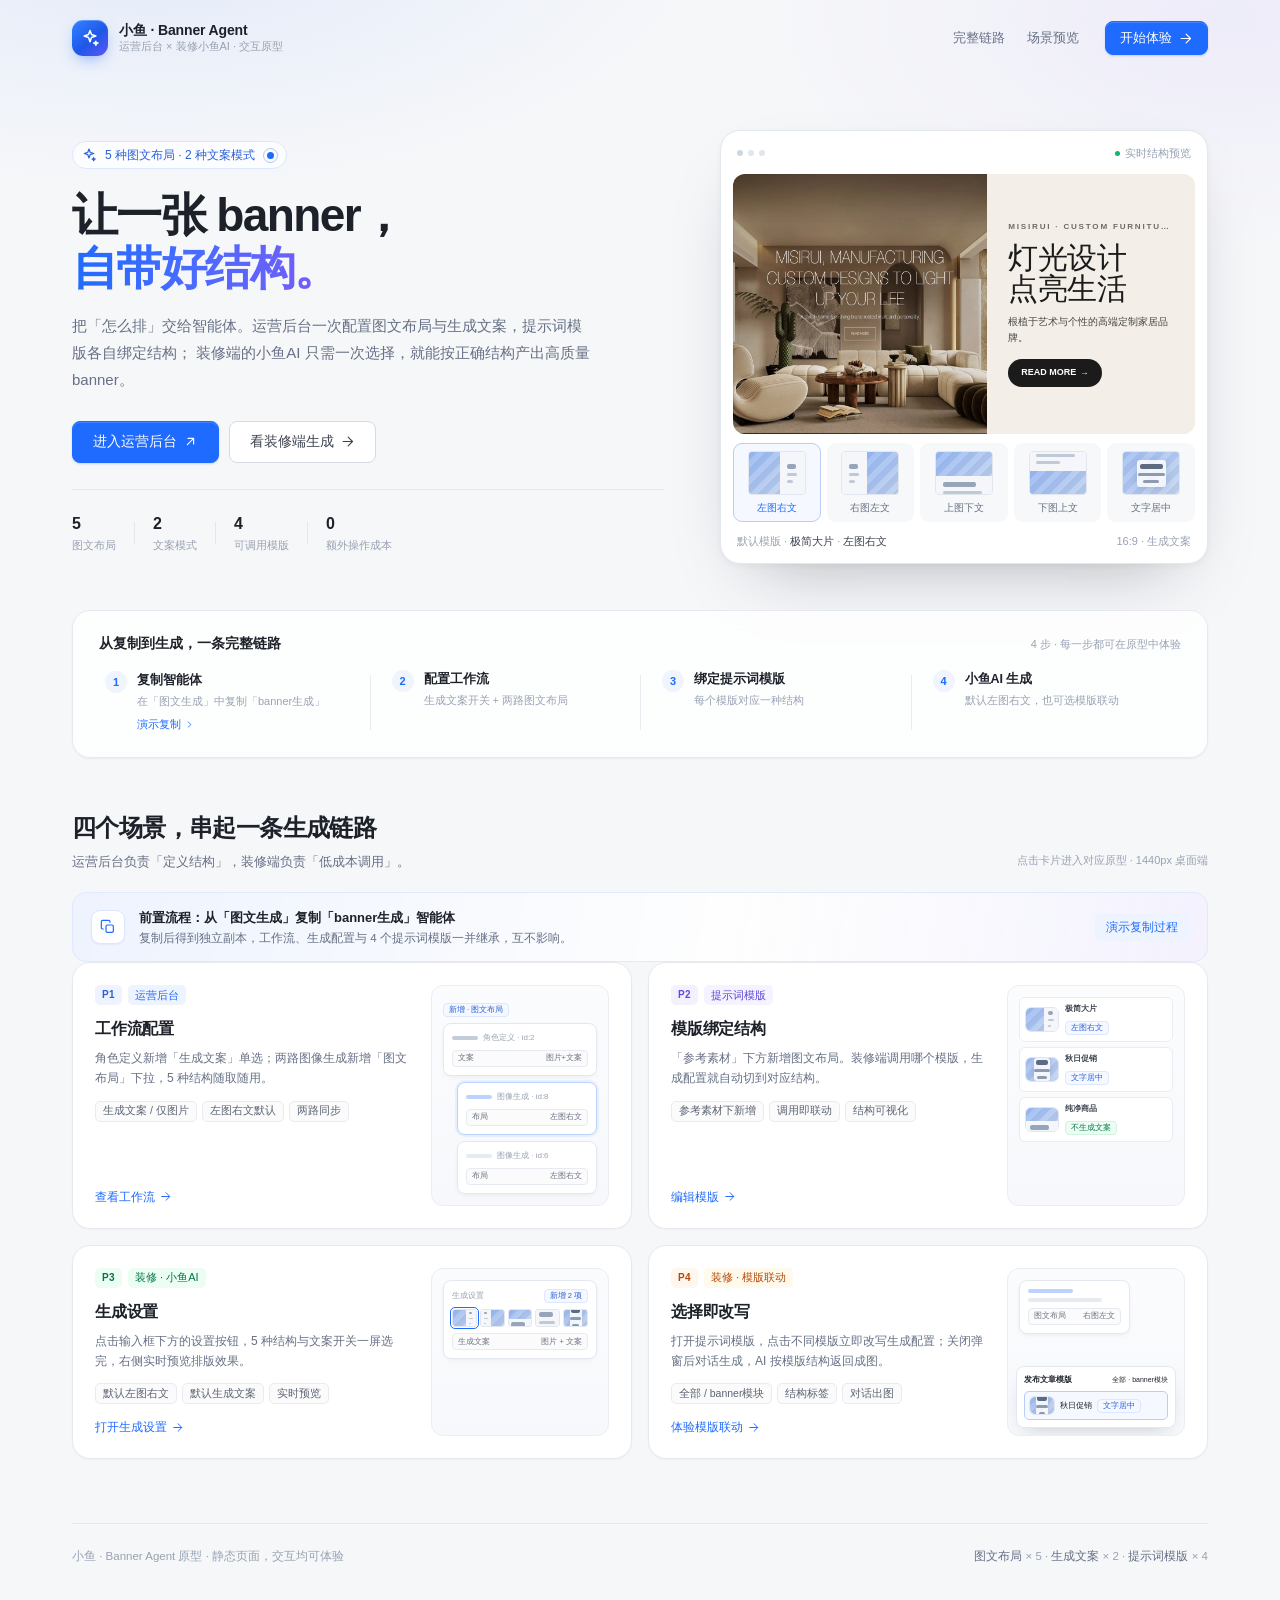
<file: 关联需求/banner/index.html>
<!DOCTYPE html>
<html lang="zh-CN">
<head>
<meta charset="utf-8">
<meta name="viewport" content="width=device-width, initial-scale=1">
<title>Banner 智能体 · 从配置到生成的原型</title>
<link rel="stylesheet" href="assets/css/base.css">
<link rel="stylesheet" href="assets/css/hub.css">
</head>
<body class="hub">

<div class="hub-wrap">
  <!-- 顶部导航 -->
  <header class="hub-nav">
    <div class="brand">
      <span class="brand__mark"><span data-ic="sparkle"></span></span>
      <span class="brand__txt">
        <span class="brand__name">小鱼 · Banner Agent</span>
        <span class="brand__sub">运营后台 × 装修小鱼AI · 交互原型</span>
      </span>
    </div>
    <nav class="hub-nav__links">
      <a class="hub-nav__link" href="#flow">完整链路</a>
      <a class="hub-nav__link" href="#scenarios">场景预览</a>
      <a class="btn btn--primary" href="admin.html?view=workflow">开始体验 <span data-ic="arrowRight"></span></a>
    </nav>
  </header>

  <!-- Hero -->
  <section class="hero">
    <div class="hero__copy">
      <span class="hero__badge"><span data-ic="sparkle"></span> 5 种图文布局 · 2 种文案模式 <span class="pulse"></span></span>
      <h1>让一张 banner，<br><span class="accent">自带好结构。</span></h1>
      <p class="hero__desc">
        把「怎么排」交给智能体。运营后台一次配置图文布局与生成文案，提示词模版各自绑定结构；
        装修端的小鱼AI 只需一次选择，就能按正确结构产出高质量 banner。
      </p>
      <div class="hero__actions">
        <a class="btn btn--primary" href="admin.html?view=workflow">进入运营后台 <span data-ic="arrowUpRight"></span></a>
        <a class="btn" href="editor-ai.html?from=hub">看装修端生成 <span data-ic="arrowRight"></span></a>
      </div>
      <div class="hero__meta">
        <div class="hero__meta-item"><b>5</b><span>图文布局</span></div>
        <span class="hero__meta-sep"></span>
        <div class="hero__meta-item"><b>2</b><span>文案模式</span></div>
        <span class="hero__meta-sep"></span>
        <div class="hero__meta-item"><b>4</b><span>可调用模版</span></div>
        <span class="hero__meta-sep"></span>
        <div class="hero__meta-item"><b>0</b><span>额外操作成本</span></div>
      </div>
    </div>

    <aside class="preview-card" aria-label="图文布局实时预览">
      <div class="preview-card__top">
        <span class="preview-card__dots"><i></i><i></i><i></i></span>
        <span class="preview-card__label"><span class="dot"></span> 实时结构预览</span>
      </div>
      <div class="preview-card__stage" id="heroBanner"></div>
      <div class="preview-card__switch" id="heroLayouts"></div>
      <div class="preview-card__foot">
        <span>默认模版 · <b>极简大片</b> · <b id="heroLayoutName">左图右文</b></span>
        <span>16:9 · 生成文案</span>
      </div>
    </aside>
  </section>

  <!-- 流程 -->
  <section class="flow" id="flow">
    <div class="flow__head">
      <span class="flow__title">从复制到生成，一条完整链路</span>
      <span class="flow__sub">4 步 · 每一步都可在原型中体验</span>
    </div>
    <div class="flow__steps">
      <button type="button" class="flow-step" data-act="copy" id="flowCopy">
        <span class="flow-step__num" id="flowCopyNum">1</span>
        <span class="flow-step__body">
          <span class="flow-step__name">复制智能体</span>
          <span class="flow-step__desc">在「图文生成」中复制「banner生成」</span>
          <span class="flow-step__act" id="flowCopyAct">演示复制 <span data-ic="chevronRight"></span></span>
        </span>
      </button>
      <a class="flow-step" href="admin.html?view=workflow">
        <span class="flow-step__num">2</span>
        <span class="flow-step__body">
          <span class="flow-step__name">配置工作流</span>
          <span class="flow-step__desc">生成文案开关 + 两路图文布局</span>
        </span>
      </a>
      <a class="flow-step" href="admin.html?view=template">
        <span class="flow-step__num">3</span>
        <span class="flow-step__body">
          <span class="flow-step__name">绑定提示词模版</span>
          <span class="flow-step__desc">每个模版对应一种结构</span>
        </span>
      </a>
      <a class="flow-step" href="editor-ai.html?from=hub">
        <span class="flow-step__num">4</span>
        <span class="flow-step__body">
          <span class="flow-step__name">小鱼AI 生成</span>
          <span class="flow-step__desc">默认左图右文，也可选模版联动</span>
        </span>
      </a>
    </div>
  </section>

  <!-- 场景 -->
  <section class="scenarios" id="scenarios">
    <div class="sec-head">
      <div>
        <h2>四个场景，串起一条生成链路</h2>
        <p>运营后台负责「定义结构」，装修端负责「低成本调用」。</p>
      </div>
      <span class="sec-head__hint">点击卡片进入对应原型 · 1440px 桌面端</span>
    </div>

    <div class="pre-copy" id="preCopy">
      <span class="pre-copy__ic" id="preCopyIc" data-ic="copy"></span>
      <div class="pre-copy__txt">
        <b>前置流程：从「图文生成」复制「banner生成」智能体</b>
        <p>复制后得到独立副本，工作流、生成配置与 4 个提示词模版一并继承，互不影响。</p>
      </div>
      <button class="btn btn--soft btn--sm" data-act="copy" id="preCopyBtn">演示复制过程</button>
    </div>

    <div class="sc-grid">
      <!-- P1 -->
      <a class="sc-card" href="admin.html?view=workflow">
        <div class="sc-card__body">
          <div class="sc-card__tags"><span class="sc-card__tag">P1</span><span class="tag tag--blue">运营后台</span></div>
          <h3>工作流配置</h3>
          <p class="sc-card__desc">角色定义新增「生成文案」单选；两路图像生成新增「图文布局」下拉，5 种结构随取随用。</p>
          <div class="sc-card__chips">
            <span class="sc-card__chip">生成文案 / 仅图片</span>
            <span class="sc-card__chip">左图右文默认</span>
            <span class="sc-card__chip">两路同步</span>
          </div>
          <span class="sc-card__go">查看工作流 <span data-ic="arrowRight"></span></span>
        </div>
        <div class="mock mock--wf" aria-hidden="true">
          <span class="mock__pill" style="margin-bottom:6px">新增 · 图文布局</span>
          <div class="mock__card">
            <div class="mock__row"><span class="mock__line mock__line--dark" style="width:26px"></span><span>角色定义 · id:2</span></div>
            <div class="mock__field" style="margin-top:6px"><span>文案</span><span>图片+文案</span></div>
          </div>
          <div class="mock__card is-new">
            <div class="mock__row"><span class="mock__line mock__line--blue" style="width:26px"></span><span>图像生成 · id:8</span></div>
            <div class="mock__field" style="margin-top:6px"><span>布局</span><span>左图右文</span></div>
          </div>
          <div class="mock__card">
            <div class="mock__row"><span class="mock__line" style="width:26px"></span><span>图像生成 · id:6</span></div>
            <div class="mock__field" style="margin-top:6px"><span>布局</span><span>左图右文</span></div>
          </div>
        </div>
      </a>

      <!-- P2 -->
      <a class="sc-card" href="admin.html?view=template">
        <div class="sc-card__body">
          <div class="sc-card__tags"><span class="sc-card__tag sc-card__tag--p2">P2</span><span class="tag tag--purple">提示词模版</span></div>
          <h3>模版绑定结构</h3>
          <p class="sc-card__desc">「参考素材」下方新增图文布局。装修端调用哪个模版，生成配置就自动切到对应结构。</p>
          <div class="sc-card__chips">
            <span class="sc-card__chip">参考素材下新增</span>
            <span class="sc-card__chip">调用即联动</span>
            <span class="sc-card__chip">结构可视化</span>
          </div>
          <span class="sc-card__go">编辑模版 <span data-ic="arrowRight"></span></span>
        </div>
        <div class="mock mock--tpl" aria-hidden="true">
          <div class="mock__row-item">
            <span class="lyt lyt--left"><i class="lyt__img"></i><span class="lyt__txt"><i></i><i></i><i></i></span></span>
            <div style="flex:1"><div style="font-size:8px;color:#3d4450;font-weight:600">极简大片</div><span class="mock__pill" style="margin-top:3px">左图右文</span></div>
          </div>
          <div class="mock__row-item">
            <span class="lyt lyt--center"><i class="lyt__img"></i><span class="lyt__txt"><i></i><i></i><i></i></span></span>
            <div style="flex:1"><div style="font-size:8px;color:#3d4450;font-weight:600">秋日促销</div><span class="mock__pill" style="margin-top:3px">文字居中</span></div>
          </div>
          <div class="mock__row-item">
            <span class="lyt lyt--top"><i class="lyt__img"></i><span class="lyt__txt"><i></i><i></i><i></i></span></span>
            <div style="flex:1"><div style="font-size:8px;color:#3d4450;font-weight:600">纯净商品</div><span class="mock__pill mock__pill--green" style="margin-top:3px">不生成文案</span></div>
          </div>
        </div>
      </a>

      <!-- P3 -->
      <a class="sc-card" href="editor-ai.html?modal=settings">
        <div class="sc-card__body">
          <div class="sc-card__tags"><span class="sc-card__tag sc-card__tag--p3">P3</span><span class="tag tag--green">装修 · 小鱼AI</span></div>
          <h3>生成设置</h3>
          <p class="sc-card__desc">点击输入框下方的设置按钮，5 种结构与文案开关一屏选完，右侧实时预览排版效果。</p>
          <div class="sc-card__chips">
            <span class="sc-card__chip">默认左图右文</span>
            <span class="sc-card__chip">默认生成文案</span>
            <span class="sc-card__chip">实时预览</span>
          </div>
          <span class="sc-card__go">打开生成设置 <span data-ic="arrowRight"></span></span>
        </div>
        <div class="mock mock--set" aria-hidden="true">
          <div class="mock__card">
            <div class="mock__row" style="justify-content:space-between"><span>生成设置</span><span class="mock__pill">新增 2 项</span></div>
            <div class="mock__lyts">
              <span class="lyt lyt--left is-on"><i class="lyt__img"></i><span class="lyt__txt"><i></i><i></i><i></i></span></span>
              <span class="lyt lyt--right"><i class="lyt__img"></i><span class="lyt__txt"><i></i><i></i><i></i></span></span>
              <span class="lyt lyt--top"><i class="lyt__img"></i><span class="lyt__txt"><i></i><i></i><i></i></span></span>
              <span class="lyt lyt--bottom"><i class="lyt__img"></i><span class="lyt__txt"><i></i><i></i><i></i></span></span>
              <span class="lyt lyt--center"><i class="lyt__img"></i><span class="lyt__txt"><i></i><i></i><i></i></span></span>
            </div>
            <div class="mock__field" style="margin-top:6px"><span>生成文案</span><span>图片 + 文案</span></div>
          </div>
        </div>
      </a>

      <!-- P4 -->
      <a class="sc-card" href="editor-ai.html?modal=templates">
        <div class="sc-card__body">
          <div class="sc-card__tags"><span class="sc-card__tag sc-card__tag--p4">P4</span><span class="tag tag--orange">装修 · 模版联动</span></div>
          <h3>选择即改写</h3>
          <p class="sc-card__desc">打开提示词模版，点击不同模版立即改写生成配置；关闭弹窗后对话生成，AI 按模版结构返回成图。</p>
          <div class="sc-card__chips">
            <span class="sc-card__chip">全部 / banner模块</span>
            <span class="sc-card__chip">结构标签</span>
            <span class="sc-card__chip">对话出图</span>
          </div>
          <span class="sc-card__go">体验模版联动 <span data-ic="arrowRight"></span></span>
        </div>
        <div class="mock mock--pop" aria-hidden="true">
          <div class="mock__card" style="width:72%">
            <div class="mock__row"><span class="mock__line mock__line--blue" style="width:45px"></span></div>
            <div class="mock__line" style="width:80%;margin-top:5px"></div>
            <div class="mock__field" style="margin-top:6px"><span>图文布局</span><span>右图左文</span></div>
          </div>
          <div class="mock__pop">
            <div class="mock__row" style="justify-content:space-between;margin-bottom:5px"><span style="font-size:8px;font-weight:600">发布文章模版</span><span style="font-size:7px">全部 · banner模块</span></div>
            <div class="mock__tpl-row is-sel">
              <span class="lyt lyt--center"><i class="lyt__img"></i><span class="lyt__txt"><i></i><i></i><i></i></span></span>
              <span style="font-size:7.5px;flex:1">秋日促销 <span class="mock__pill" style="margin-left:3px">文字居中</span></span>
            </div>
          </div>
        </div>
      </a>
    </div>
  </section>

  <footer class="hub-foot">
    <span>小鱼 · Banner Agent 原型 · 静态页面，交互均可体验</span>
    <span><b>图文布局</b> × 5 · <b>生成文案</b> × 2 · <b>提示词模版</b> × 4</span>
  </footer>
</div>

<!-- 复制智能体弹窗 -->
<div class="modal" id="copyModal" aria-hidden="true">
  <div class="modal__mask" data-close></div>
  <div class="modal__panel modal__panel--md" role="dialog" aria-modal="true" aria-labelledby="copyTitle">
    <header class="modal__head">
      <div>
        <h3 id="copyTitle">复制智能体</h3>
        <p class="modal__sub">复制「banner生成」的工作流与提示词模版，得到一份可独立编辑的副本。</p>
      </div>
      <button class="iconbtn" data-close aria-label="关闭"><span data-ic="close"></span></button>
    </header>
    <div class="modal__body">
      <div class="copy-src">
        <span class="copy-src__avatar">图</span>
        <div class="copy-src__body">
          <div class="copy-src__name">banner生成 <span class="tag tag--green">已发布</span></div>
          <div class="copy-src__sub">应用场景：装修小鱼AI · 工作流 9 个节点 · 提示词模版 4 个</div>
        </div>
        <span class="tag tag--blue">源智能体</span>
      </div>
      <div class="copy-arrow" data-ic="arrowDown"></div>
      <div class="field">
        <label class="field__label" for="copyName">副本名称</label>
        <input class="inp" id="copyName" value="banner生成-副本" maxlength="24" placeholder="请输入副本名称">
        <span class="field__hint">副本与源智能体互不影响，发布后可由装修端小鱼AI 调用。</span>
      </div>
      <div class="copy-checks">
        <label class="check-row">
          <input type="checkbox" checked>
          <span class="check-row__body"><b>工作流与生成配置</b><span>9 个节点、生成文案设置、两路图文布局</span></span>
        </label>
        <label class="check-row">
          <input type="checkbox" checked>
          <span class="check-row__body"><b>提示词模版（4）</b><span>极简大片 / 秋日促销 / 纯净商品 / 暮色空间</span></span>
        </label>
      </div>
      <div class="hint" style="margin-top:14px">
        <span data-ic="info"></span>
        <span>复制完成后，在「工作流配置」中调整图文布局与生成文案即可发布。</span>
      </div>
    </div>
    <footer class="modal__foot">
      <button class="btn" data-close>取消</button>
      <button class="btn btn--primary" id="copyConfirm">确认复制</button>
    </footer>
  </div>
</div>

<script src="assets/js/img-data.js"></script>
<script src="assets/js/data.js"></script>
<script src="assets/js/ui.js"></script>
<script src="assets/js/hub.js"></script>
</body>
</html>
</file>
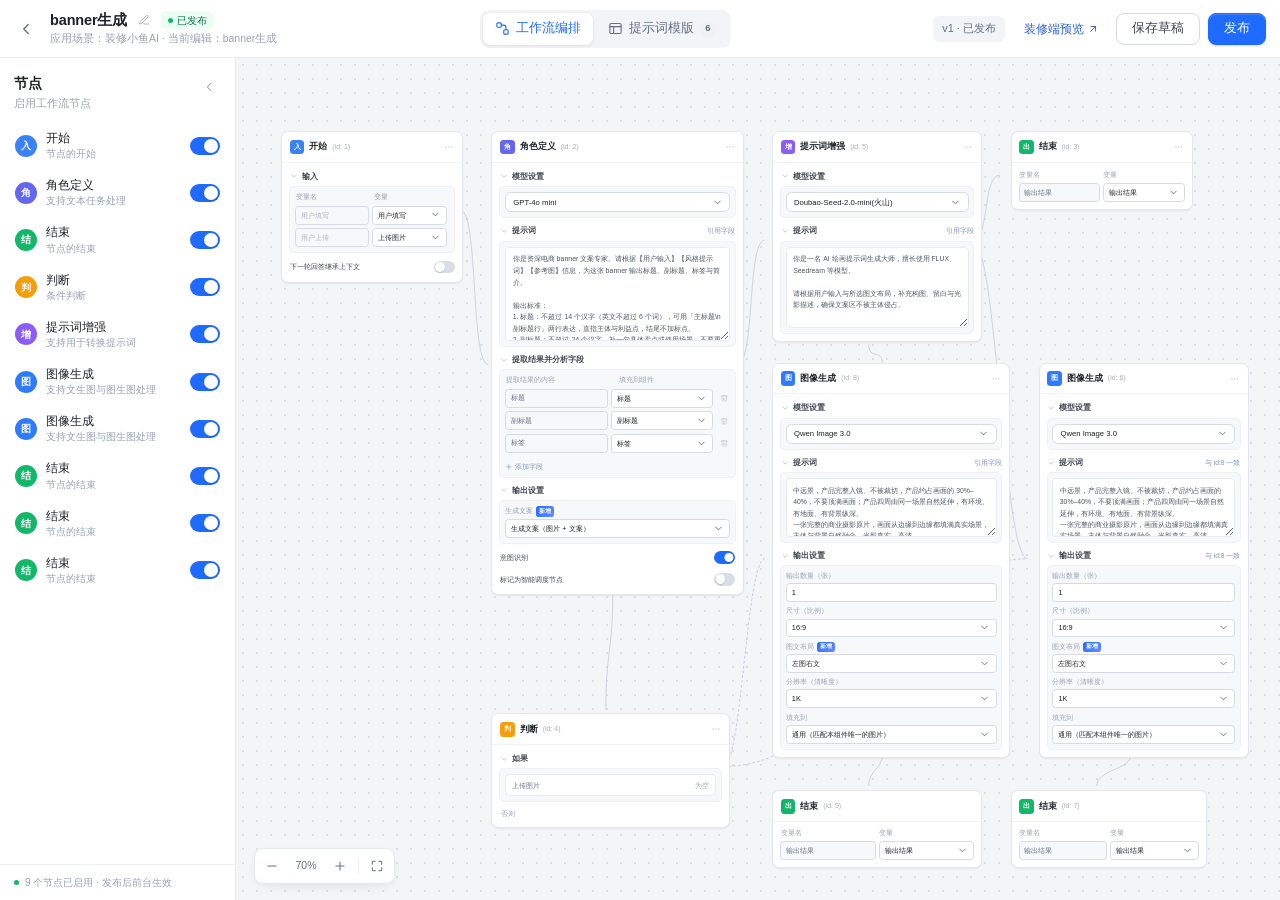
<file: 关联需求/banner/admin.html>
<!DOCTYPE html>
<html lang="zh-CN">
<head>
<meta charset="utf-8">
<meta name="viewport" content="width=device-width, initial-scale=1">
<title>运营后台 · 图文生成 / banner生成</title>
<link rel="stylesheet" href="assets/css/base.css">
<link rel="stylesheet" href="assets/css/admin.css">
</head>
<body class="admin">

<!-- ================= 顶栏 ================= -->
<header class="topbar">
  <div class="topbar__left">
    <a class="iconbtn topbar__back" href="index.html" title="返回原型总览" aria-label="返回"><span data-ic="back"></span></a>
    <div class="agent">
      <div class="agent__title">
        <b>banner生成</b>
        <button class="agent__edit" title="编辑名称"><span data-ic="edit"></span></button>
        <span class="tag tag--green"><span class="dot"></span>已发布</span>
      </div>
      <div class="agent__sub">应用场景：装修小鱼AI · 当前编辑：banner生成</div>
    </div>
  </div>

  <div class="topbar__center" role="tablist" aria-label="后台视图">
    <button class="viewtab is-active" data-view="workflow" role="tab" aria-selected="true">
      <span data-ic="workflow"></span>工作流编排
    </button>
    <button class="viewtab" data-view="template" role="tab" aria-selected="false">
      <span data-ic="template"></span>提示词模版<span class="viewtab__count" id="tplCount">4</span>
    </button>
  </div>

  <div class="topbar__right">
    <span class="pub-state" id="pubState">v1 · 已发布</span>
    <a class="topbar__preview" href="editor-ai.html?from=admin">装修端预览 <span data-ic="arrowUpRight"></span></a>
    <button class="btn" id="saveBtn">保存草稿</button>
    <button class="btn btn--primary" id="publishBtn">发布</button>
  </div>
</header>

<!-- ================= 工作流视图 ================= -->
<main class="view view--workflow is-active" id="viewWorkflow">
  <aside class="wf-side">
    <div class="wf-side__head">
      <div>
        <b>节点</b>
        <span>启用工作流节点</span>
      </div>
      <button class="iconbtn iconbtn--sm" aria-label="收起节点库"><span data-ic="chevronLeft"></span></button>
    </div>
    <div class="wf-side__list">
      <div class="side-node"><span class="side-node__ic side-node__ic--start">入</span><span class="side-node__body"><b>开始</b><em>节点的开始</em></span><button class="switch is-on" aria-label="启用开始节点"></button></div>
      <div class="side-node"><span class="side-node__ic side-node__ic--role">角</span><span class="side-node__body"><b>角色定义</b><em>支持文本任务处理</em></span><button class="switch is-on" aria-label="启用角色定义"></button></div>
      <div class="side-node"><span class="side-node__ic side-node__ic--end">结</span><span class="side-node__body"><b>结束</b><em>节点的结束</em></span><button class="switch is-on" aria-label="启用结束节点"></button></div>
      <div class="side-node"><span class="side-node__ic side-node__ic--cond">判</span><span class="side-node__body"><b>判断</b><em>条件判断</em></span><button class="switch is-on" aria-label="启用判断"></button></div>
      <div class="side-node"><span class="side-node__ic side-node__ic--prompt">增</span><span class="side-node__body"><b>提示词增强</b><em>支持用于转换提示词</em></span><button class="switch is-on" aria-label="启用提示词增强"></button></div>
      <div class="side-node"><span class="side-node__ic side-node__ic--image">图</span><span class="side-node__body"><b>图像生成</b><em>支持文生图与图生图处理</em></span><button class="switch is-on" aria-label="启用图像生成"></button></div>
      <div class="side-node"><span class="side-node__ic side-node__ic--image">图</span><span class="side-node__body"><b>图像生成</b><em>支持文生图与图生图处理</em></span><button class="switch is-on" aria-label="启用图像生成"></button></div>
      <div class="side-node"><span class="side-node__ic side-node__ic--end">结</span><span class="side-node__body"><b>结束</b><em>节点的结束</em></span><button class="switch is-on" aria-label="启用结束节点"></button></div>
      <div class="side-node"><span class="side-node__ic side-node__ic--end">结</span><span class="side-node__body"><b>结束</b><em>节点的结束</em></span><button class="switch is-on" aria-label="启用结束节点"></button></div>
      <div class="side-node"><span class="side-node__ic side-node__ic--end">结</span><span class="side-node__body"><b>结束</b><em>节点的结束</em></span><button class="switch is-on" aria-label="启用结束节点"></button></div>
    </div>
    <div class="wf-side__foot">
      <span class="dot"></span> 9 个节点已启用 · 发布后前台生效
    </div>
  </aside>

  <div class="wf-stage">

    <div class="wf-canvas" id="wfCanvas">
      <div class="wf-inner" id="wfInner">
        <svg class="wf-edges" id="wfEdges" aria-hidden="true"></svg>

        <!-- id:1 开始 -->
        <article class="node node--start" data-id="1" style="left:20px;top:70px;width:260px">
          <header class="node__head">
            <span class="node__ic node__ic--start">入</span>
            <span class="node__name">开始</span>
            <span class="node__id">(id: 1)</span>
            <button class="node__more" aria-label="更多"><span data-ic="more"></span></button>
          </header>
          <div class="node__body">
            <div class="nsec">
              <div class="nsec__head"><span class="nsec__chev" data-ic="chevronDown"></span>输入</div>
              <div class="nsec__body">
                <div class="mini-table">
                  <div class="mini-table__head"><span>变量名</span><span>变量</span></div>
                  <div class="mini-table__row"><input class="inp inp--xs" placeholder="用户填写" readonly><select class="sel sel--xs"><option>用户填写</option></select></div>
                  <div class="mini-table__row"><input class="inp inp--xs" placeholder="用户上传" readonly><select class="sel sel--xs"><option>上传图片</option></select></div>
                </div>
              </div>
            </div>
            <div class="toggle-row">下一轮回答继承上下文<button class="switch" aria-label="下一轮回答继承上下文"></button></div>
          </div>
        </article>

        <!-- id:2 角色定义 -->
        <article class="node node--role" data-id="2" style="left:320px;top:70px;width:360px" id="nodeRole">
          <header class="node__head">
            <span class="node__ic node__ic--role">角</span>
            <span class="node__name">角色定义</span>
            <span class="node__id">(id: 2)</span>
            <button class="node__more" aria-label="更多"><span data-ic="more"></span></button>
          </header>
          <div class="node__body">
            <div class="nsec">
              <div class="nsec__head"><span class="nsec__chev" data-ic="chevronDown"></span>模型设置</div>
              <div class="nsec__body">
                <select class="sel sel--sm" id="textModelAdmin" aria-label="文本模型"></select>
              </div>
            </div>

            <div class="nsec">
              <div class="nsec__head"><span class="nsec__chev" data-ic="chevronDown"></span>提示词 <span class="nsec__link">引用字段</span></div>
              <div class="nsec__body">
                <textarea class="prompt-edit" id="rolePrompt" rows="7" spellcheck="false" aria-label="角色定义提示词"></textarea>
              </div>
            </div>

            <div class="nsec">
              <div class="nsec__head"><span class="nsec__chev" data-ic="chevronDown"></span>提取结果并分析字段</div>
              <div class="nsec__body">
                <div class="mini-table">
                  <div class="mini-table__head"><span>提取结果的内容</span><span>填充到组件</span></div>
                  <div class="mini-table__row"><input class="inp inp--xs" value="标题" readonly><select class="sel sel--xs"><option>标题</option></select><button class="row-del" aria-label="删除"><span data-ic="trash"></span></button></div>
                  <div class="mini-table__row"><input class="inp inp--xs" value="副标题" readonly><select class="sel sel--xs"><option>副标题</option></select><button class="row-del" aria-label="删除"><span data-ic="trash"></span></button></div>
                  <div class="mini-table__row"><input class="inp inp--xs" value="标签" readonly><select class="sel sel--xs"><option>标签</option></select><button class="row-del" aria-label="删除"><span data-ic="trash"></span></button></div>
                </div>
                <button class="link-add"><span data-ic="plus"></span>添加字段</button>
              </div>
            </div>

            <div class="nsec" id="copySection">
              <div class="nsec__head"><span class="nsec__chev" data-ic="chevronDown"></span>输出设置</div>
              <div class="nsec__body">
                <div class="pair-fields">
                  <div class="pair">
                    <span>生成文案 <span class="tag tag--new">新增</span></span>
                    <select class="sel sel--xs copy-sel" id="copySel" aria-label="生成文案">
                      <option value="1">生成文案（图片 + 文案）</option>
                      <option value="0">不生成文案（仅图片）</option>
                    </select>
                  </div>
                </div>
              </div>
            </div>

            <div class="toggle-row">意图识别<button class="switch is-on" aria-label="意图识别"></button></div>
            <div class="toggle-row">标记为智能调度节点<button class="switch" aria-label="智能调度节点"></button></div>
          </div>
        </article>

        <!-- id:5 提示词增强 -->
        <article class="node node--prompt" data-id="5" style="left:720px;top:70px;width:300px">
          <header class="node__head">
            <span class="node__ic node__ic--prompt">增</span>
            <span class="node__name">提示词增强</span>
            <span class="node__id">(id: 5)</span>
            <button class="node__more" aria-label="更多"><span data-ic="more"></span></button>
          </header>
          <div class="node__body">
            <div class="nsec">
              <div class="nsec__head"><span class="nsec__chev" data-ic="chevronDown"></span>模型设置</div>
              <div class="nsec__body"><select class="sel sel--sm"><option>Doubao-Seed-2.0-mini(火山)</option></select></div>
            </div>
            <div class="nsec">
              <div class="nsec__head"><span class="nsec__chev" data-ic="chevronDown"></span>提示词 <span class="nsec__link">引用字段</span></div>
              <div class="nsec__body">
                <textarea class="prompt-edit prompt-edit--sm" id="enhancePrompt" rows="6" spellcheck="false" aria-label="提示词增强"></textarea>
              </div>
            </div>
          </div>
        </article>

        <!-- id:3 结束 -->
        <article class="node node--end" data-id="3" style="left:1060px;top:70px;width:260px">
          <header class="node__head">
            <span class="node__ic node__ic--end">出</span>
            <span class="node__name">结束</span>
            <span class="node__id">(id: 3)</span>
            <button class="node__more" aria-label="更多"><span data-ic="more"></span></button>
          </header>
          <div class="node__body">
            <div class="mini-table mini-table--end">
              <div class="mini-table__head"><span>变量名</span><span>变量</span></div>
              <div class="mini-table__row"><input class="inp inp--xs" value="输出结果" readonly><select class="sel sel--xs"><option>输出结果</option></select></div>
            </div>
          </div>
        </article>

        <!-- id:4 判断 -->
        <article class="node node--judge" data-id="4" style="left:320px;top:900px;width:340px">
          <header class="node__head">
            <span class="node__ic node__ic--cond">判</span>
            <span class="node__name">判断</span>
            <span class="node__id">(id: 4)</span>
            <button class="node__more" aria-label="更多"><span data-ic="more"></span></button>
          </header>
          <div class="node__body">
            <div class="nsec">
              <div class="nsec__head"><span class="nsec__chev" data-ic="chevronDown"></span>如果</div>
              <div class="nsec__body">
                <div class="cond-row"><span class="cond-field">上传图片</span><span class="cond-eq">为空</span></div>
              </div>
            </div>
            <div class="cond-else">否则</div>
          </div>
        </article>

        <!-- id:8 图像生成（文生图） -->
        <article class="node node--image" data-id="8" style="left:720px;top:400px;width:340px" id="nodeImg8">
          <header class="node__head">
            <span class="node__ic node__ic--image">图</span>
            <span class="node__name">图像生成</span>
            <span class="node__id">(id: 8)</span>
            <button class="node__more" aria-label="更多"><span data-ic="more"></span></button>
          </header>
          <div class="node__body">
            <div class="nsec">
              <div class="nsec__head"><span class="nsec__chev" data-ic="chevronDown"></span>模型设置</div>
              <div class="nsec__body"><select class="sel sel--sm" id="imageModel8" aria-label="图像模型"></select></div>
            </div>
            <div class="nsec">
              <div class="nsec__head"><span class="nsec__chev" data-ic="chevronDown"></span>提示词 <span class="nsec__link">引用字段</span></div>
              <div class="nsec__body">
                <textarea class="prompt-edit prompt-edit--sm" id="imgPrompt8" rows="4" spellcheck="false" aria-label="图像生成提示词"></textarea>
              </div>
            </div>
            <div class="nsec">
              <div class="nsec__head"><span class="nsec__chev" data-ic="chevronDown"></span>输出设置</div>
              <div class="nsec__body">
                <div class="pair-fields">
                  <div class="pair"><span>输出数量（张）</span><input class="inp inp--xs" id="count8" value="1"></div>
                  <div class="pair"><span>尺寸（比例）</span><select class="sel sel--xs" id="ratio8"><option>16:9</option><option>1:1</option><option>4:3</option></select></div>
                  <div class="pair"><span>图文布局 <span class="tag tag--new">新增</span></span><select class="sel sel--xs layout-sel" data-node="8" id="layout8" aria-label="id:8 图文布局"></select></div>
                  <div class="pair"><span>分辨率（清晰度）</span><select class="sel sel--xs" id="res8"><option>1K</option><option>2K</option></select></div>
                  <div class="pair"><span>填充到</span><select class="sel sel--xs" id="fill8"><option>通用（匹配本组件唯一的图片）</option></select></div>
                </div>
              </div>
            </div>
          </div>
        </article>

        <!-- id:6 图像生成（图生图，配置与 id:8 一致） -->
        <article class="node node--image" data-id="6" style="left:1100px;top:400px;width:300px" id="nodeImg6">
          <header class="node__head">
            <span class="node__ic node__ic--image">图</span>
            <span class="node__name">图像生成</span>
            <span class="node__id">(id: 6)</span>
            <button class="node__more" aria-label="更多"><span data-ic="more"></span></button>
          </header>
          <div class="node__body">
            <div class="nsec">
              <div class="nsec__head"><span class="nsec__chev" data-ic="chevronDown"></span>模型设置</div>
              <div class="nsec__body"><select class="sel sel--sm" id="imageModel6" aria-label="图像模型"></select></div>
            </div>
            <div class="nsec">
              <div class="nsec__head"><span class="nsec__chev" data-ic="chevronDown"></span>提示词 <span class="nsec__link">与 id:8 一致</span></div>
              <div class="nsec__body">
                <textarea class="prompt-edit prompt-edit--sm" id="imgPrompt6" rows="4" spellcheck="false" aria-label="id:6 图像生成提示词"></textarea>
              </div>
            </div>
            <div class="nsec">
              <div class="nsec__head"><span class="nsec__chev" data-ic="chevronDown"></span>输出设置 <span class="nsec__link">与 id:8 一致</span></div>
              <div class="nsec__body">
                <div class="pair-fields">
                  <div class="pair"><span>输出数量（张）</span><input class="inp inp--xs" id="count6" value="1"></div>
                  <div class="pair"><span>尺寸（比例）</span><select class="sel sel--xs" id="ratio6"><option>16:9</option><option>1:1</option><option>4:3</option></select></div>
                  <div class="pair"><span>图文布局 <span class="tag tag--new">新增</span></span><select class="sel sel--xs layout-sel" data-node="6" id="layout6" aria-label="id:6 图文布局"></select></div>
                  <div class="pair"><span>分辨率（清晰度）</span><select class="sel sel--xs" id="res6"><option>1K</option><option>2K</option></select></div>
                  <div class="pair"><span>填充到</span><select class="sel sel--xs" id="fill6"><option>通用（匹配本组件唯一的图片）</option></select></div>
                </div>
              </div>
            </div>
          </div>
        </article>

        <!-- id:9 结束 -->
        <article class="node node--end node--end-sm" data-id="9" style="left:720px;top:1010px;width:300px">
          <header class="node__head">
            <span class="node__ic node__ic--end">出</span>
            <span class="node__name">结束</span>
            <span class="node__id">(id: 9)</span>
          </header>
          <div class="node__body">
            <div class="mini-table mini-table--end">
              <div class="mini-table__head"><span>变量名</span><span>变量</span></div>
              <div class="mini-table__row"><input class="inp inp--xs" value="输出结果" readonly><select class="sel sel--xs"><option>输出结果</option></select></div>
            </div>
          </div>
        </article>

        <!-- id:7 结束 -->
        <article class="node node--end node--end-sm" data-id="7" style="left:1060px;top:1010px;width:280px">
          <header class="node__head">
            <span class="node__ic node__ic--end">出</span>
            <span class="node__name">结束</span>
            <span class="node__id">(id: 7)</span>
          </header>
          <div class="node__body">
            <div class="mini-table mini-table--end">
              <div class="mini-table__head"><span>变量名</span><span>变量</span></div>
              <div class="mini-table__row"><input class="inp inp--xs" value="输出结果" readonly><select class="sel sel--xs"><option>输出结果</option></select></div>
            </div>
          </div>
        </article>
      </div>
    </div>

    <div class="wf-zoom">
      <button data-zoom="out" aria-label="缩小"><span data-ic="minus"></span></button>
      <span class="wf-zoom__val" id="zoomVal">84%</span>
      <button data-zoom="in" aria-label="放大"><span data-ic="plus"></span></button>
      <span class="wf-zoom__sep"></span>
      <button data-zoom="fit" aria-label="适应画布"><span data-ic="fit"></span></button>
    </div>
  </div>
</main>

<!-- ================= 提示词模版视图 ================= -->
<main class="view view--template" id="viewTemplate">
  <div class="tpl-toolbar">
    <div class="tpl-search">
      <span data-ic="search"></span>
      <input id="tplSearch" placeholder="提示词名称搜索" aria-label="搜索提示词名称">
    </div>
    <select class="sel tpl-filter" id="tplStatus" aria-label="状态筛选">
      <option value="all">全部状态</option>
      <option value="已发布">已发布</option>
      <option value="草稿">草稿</option>
    </select>
    <div class="tpl-toolbar__spacer"></div>
    <button class="btn tpl-query" id="tplQuery">查询</button>
    <button class="btn" id="tplReset">重置</button>
  </div>

  <div class="tpl-subbar">
    <div class="tpl-tabs" role="tablist">
      <button class="tpl-tab is-active" data-cat="all">全部<span id="countAll">4</span></button>
      <button class="tpl-tab" data-cat="banner模块">banner模块<span id="countBanner">4</span></button>
    </div>
    <div class="tpl-subbar__right">
      <button class="btn" id="tplCategoryMgr"><span data-ic="folder"></span>分类管理</button>
      <button class="btn btn--primary" id="tplNew">新增</button>
    </div>
  </div>

  <div class="tpl-rows" id="tplRows" aria-live="polite"></div>
</main>

<!-- ================= 提示词编辑弹窗 ================= -->
<div class="modal" id="tplModal" aria-hidden="true">
  <div class="modal__mask" data-close></div>
  <div class="modal__panel tpl-editor" role="dialog" aria-modal="true" aria-labelledby="tplModalTitle">
    <header class="modal__head">
      <h3 id="tplModalTitle">编辑提示词</h3>
      <button class="iconbtn" data-close aria-label="关闭"><span data-ic="close"></span></button>
    </header>
    <div class="modal__body tpl-form">
      <div class="tf-row">
        <label class="tf-label"><i>*</i>名称</label>
        <div class="tf-control">
          <input class="inp" id="tfName" maxlength="32" placeholder="请输入名称">
        </div>
      </div>
      <div class="tf-row">
        <label class="tf-label">描述</label>
        <div class="tf-control">
          <input class="inp" id="tfDesc" maxlength="200" placeholder="200 个字以内">
        </div>
      </div>
      <div class="tf-row">
        <label class="tf-label"><i>*</i>封面</label>
        <div class="tf-control">
          <label class="upload upload--cover" id="tfCoverBox">
            <input type="file" accept="image/*" id="tfCoverInput" hidden>
            <span class="upload__plus" data-ic="plus"></span>
            <img id="tfCoverImg" alt="封面上传预览" title="点击放大">
          </label>
          <p class="tf-hint">建议200*200px，jpg/jpeg/png 10M以内，可上传1张</p>
        </div>
      </div>
      <div class="tf-row">
        <label class="tf-label">参考素材</label>
        <div class="tf-control">
          <div class="ref-grid" id="tfRefGrid">
            <label class="upload upload--ref upload--add" id="tfRefAdd" title="添加参考素材">
              <input type="file" accept="image/*" id="tfRefInput" multiple hidden>
              <span class="upload__plus" data-ic="plus"></span>
            </label>
          </div>
          <p class="tf-hint">封面会自动加入参考素材；单张小于10MB，支持JPG/JPEG/PNG/WEBP，最多5张，点击可放大</p>
        </div>
      </div>
      <div class="tf-row">
        <label class="tf-label">图文布局</label>
        <div class="tf-control">
          <select class="sel" id="tfLayout" aria-label="图文布局"></select>
        </div>
      </div>
      <div class="tf-row">
        <label class="tf-label">权重值</label>
        <div class="tf-control"><input class="inp" id="tfWeight" type="number" value="100" min="0" max="100"></div>
      </div>
      <div class="tf-row">
        <label class="tf-label">提示词分类</label>
        <div class="tf-control">
          <select class="sel" id="tfCategory">
            <option value="">请选择</option>
            <option value="banner模块">banner模块</option>
            <option value="场景图">场景图</option>
            <option value="商品图">商品图</option>
          </select>
        </div>
      </div>
      <div class="tf-row">
        <label class="tf-label"><i>*</i>提示词</label>
        <div class="tf-control">
          <textarea class="txt" id="tfPrompt" rows="7" placeholder="用【{产品}】代表用户的产品，例如：在暖棕影棚的错落展台上，陈列【{产品}】"></textarea>
          <p class="tf-hint">用户选择模版后，这句话会自动填进输入框，<b>【{产品}】</b>会被选中等待用户替换；只写"在哪、怎么展示"，不要写具体产品。</p>
          <div class="tf-prompt-foot">
            <button type="button" class="tf-link"><span data-ic="plus"></span>添加组件</button>
            <button type="button" class="tf-link tf-link--accent">banner生成</button>
          </div>
        </div>
      </div>
      <div class="tf-row">
        <label class="tf-label">风格提示词 <span class="tag tag--new">新增</span></label>
        <div class="tf-control">
          <textarea class="txt" id="tfStyle" rows="5" placeholder="描述该模版的画面风格、场景与视觉质感，例如：深色科技产品广告，霓虹光带……"></textarea>
          <p class="tf-hint">用于图像生成，随模版带入工作流 id:6 / id:8 的提示词；不会展示在装修端小鱼AI。</p>
        </div>
      </div>
    </div>
    <footer class="modal__foot">
      <button class="btn" data-close>取消</button>
      <button class="btn btn--primary" id="tfSave">确定</button>
    </footer>
  </div>
</div>


<!-- ================= 图片大图预览 ================= -->
<div class="modal" id="imgZoom" aria-hidden="true">
  <div class="modal__mask" data-close></div>
  <div class="img-zoom" role="dialog" aria-modal="true" aria-label="图片预览">
    <button class="iconbtn img-zoom__x" data-close aria-label="关闭"><span data-ic="close"></span></button>
    <img id="imgZoomSrc" alt="预览大图">
    <div class="img-zoom__cap" id="imgZoomCap"></div>
  </div>
</div>

<script src="assets/js/img-data.js"></script>
<script src="assets/js/data.js"></script>
<script src="assets/js/store.js"></script>
<script src="assets/js/ui.js"></script>
<script src="assets/js/admin.js"></script>
</body>
</html>
</file>
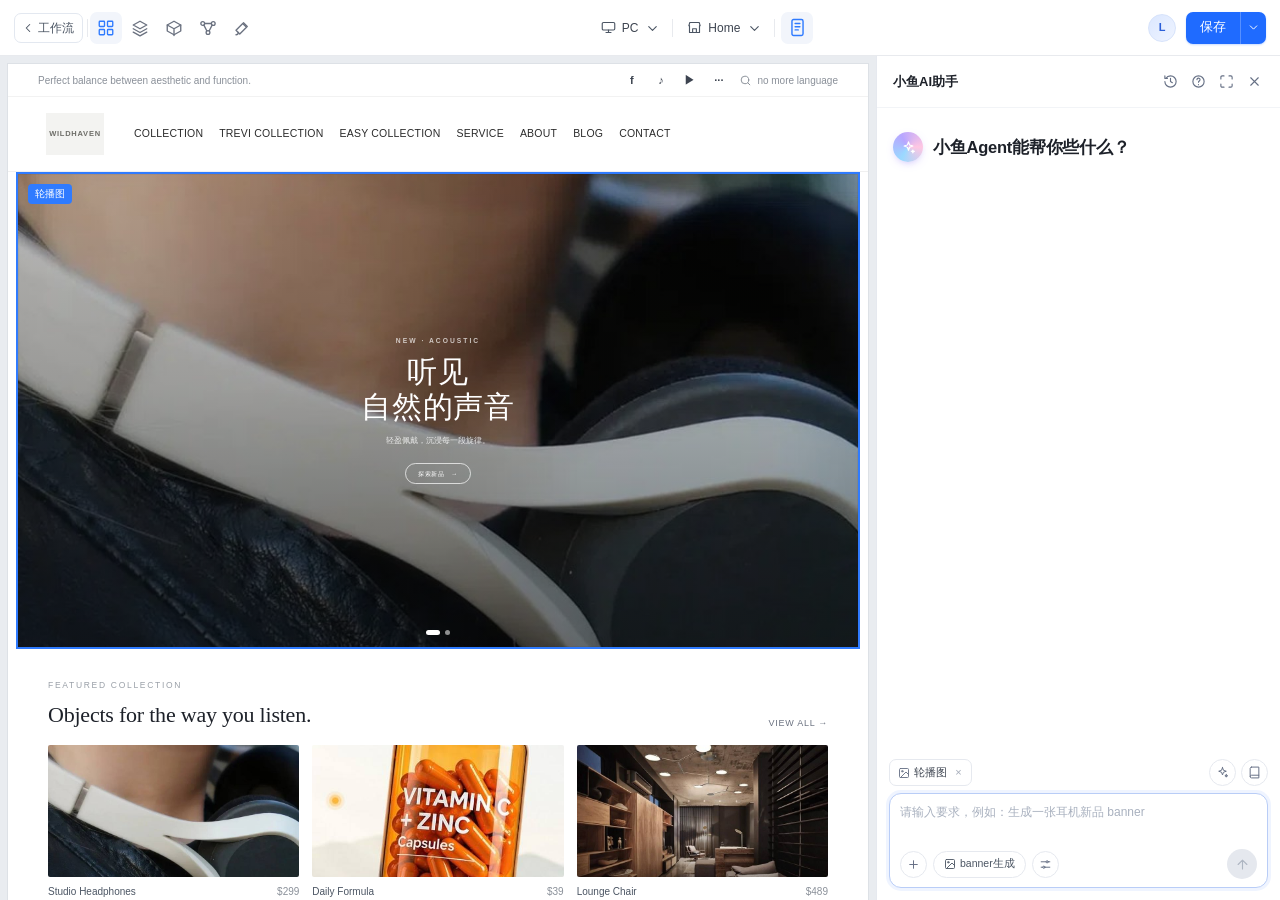
<file: 关联需求/banner/editor-ai.html>
<!DOCTYPE html>
<html lang="zh-CN">
<head>
<meta charset="utf-8">
<meta name="viewport" content="width=device-width, initial-scale=1">
<title>装修 · 小鱼AI · banner生成</title>
<link rel="stylesheet" href="assets/css/base.css?v=20261123c">
<link rel="stylesheet" href="assets/css/editor.css?v=20261123c">
</head>
<body class="ed-ai">

<!-- ================= 画布顶栏 ================= -->
<header class="canvas-top">
  <div class="canvas-top__left">
    <a class="back-wf" id="backWf" href="admin.html?view=workflow" title="返回工作流编排">
      <span data-ic="back"></span><span class="back-wf__txt">工作流</span>
    </a>
    <span class="canvas-div"></span>
    <button class="top-ic is-on" title="组件"><span data-ic="grid"></span></button>
    <button class="top-ic" title="图层"><span data-ic="layers"></span></button>
    <button class="top-ic" title="模块"><span data-ic="cube"></span></button>
    <button class="top-ic" title="结构"><span data-ic="node"></span></button>
    <button class="top-ic" title="样式"><span data-ic="brush"></span></button>
  </div>
  <div class="canvas-top__center">
    <button class="canvas-pill"><span data-ic="monitor"></span><span>PC</span><span class="chev" data-ic="chevronDown"></span></button>
    <span class="canvas-div"></span>
    <button class="canvas-pill"><span data-ic="store"></span><span>Home</span><span class="chev" data-ic="chevronDown"></span></button>
    <span class="canvas-div"></span>
    <button class="top-ic top-ic--page is-on" title="当前页面"><span data-ic="page"></span></button>
  </div>
  <div class="canvas-top__right">
    <button class="ai-entry" id="aiEntry" title="打开小鱼AI" aria-label="打开小鱼AI" hidden><span data-ic="sparkle"></span></button>
    <span class="avatar" title="liyuaner">L</span>
    <div class="save-split">
      <button class="save-split__main">保存</button>
      <button class="save-split__more" aria-label="更多保存选项"><span data-ic="chevronDown"></span></button>
    </div>
  </div>
</header>

<main class="ed-main">
  <!-- ================= 店铺画布 ================= -->
  <section class="storefront" id="storefront">
    <div class="site">
      <div class="site-top">
        <span>Perfect balance between aesthetic and function.</span>
        <div class="site-top__right">
          <span class="social">f</span><span class="social">♪</span><span class="social">▶</span><span class="social">···</span>
          <span class="site-search"><span data-ic="search"></span> no more language</span>
        </div>
      </div>

      <div class="site-header">
        <div class="site-logo"><span>WILDHAVEN</span></div>
        <nav class="site-nav">
          <a>COLLECTION</a><a>TREVI COLLECTION</a><a>EASY COLLECTION</a><a>SERVICE</a><a>ABOUT</a><a>BLOG</a><a>CONTACT</a>
        </nav>
        <div class="site-share">Share with: <b>f</b><b>◎</b><b>✕</b><b>in</b><b>p</b><b>···</b></div>
      </div>

      <div class="hero-wrap is-selected" id="heroWrap" title="当前选中：轮播图">
        <div class="hero-slides" id="heroSlides"></div>
        <span class="sel-tag">轮播图</span>
        <div class="hero-dots" id="heroDots"></div>
        <button class="hero-nav hero-nav--prev" id="heroPrev" aria-label="上一张">‹</button>
        <button class="hero-nav hero-nav--next" id="heroNext" aria-label="下一张">›</button>
      </div>

      <div class="site-section">
        <div class="site-section__head">
          <div>
            <span class="site-eyebrow">FEATURED COLLECTION</span>
            <h2>Objects for the way you listen.</h2>
          </div>
          <a class="site-link">VIEW ALL →</a>
        </div>
        <div class="site-grid">
          <figure><div class="site-card-img site-card-img--1"></div><figcaption>Studio Headphones <span>$299</span></figcaption></figure>
          <figure><div class="site-card-img site-card-img--2"></div><figcaption>Daily Formula <span>$39</span></figcaption></figure>
          <figure><div class="site-card-img site-card-img--3"></div><figcaption>Lounge Chair <span>$489</span></figcaption></figure>
        </div>
      </div>
    </div>

  </section>

  <!-- ================= 小鱼AI 面板 ================= -->
  <aside class="ai-panel" id="aiPanel">
    <header class="ai-head">
      <b>小鱼AI助手</b>
      <div class="ai-head__acts">
        <button class="iconbtn" title="历史记录"><span data-ic="history"></span></button>
        <button class="iconbtn" title="帮助"><span data-ic="help"></span></button>
        <button class="iconbtn" title="展开"><span data-ic="expand"></span></button>
        <button class="iconbtn" id="closeAi" title="收起"><span data-ic="close"></span></button>
      </div>
    </header>

    <div class="ai-body" id="chatBody">
      <div class="ai-hello" id="aiHello">
        <span class="ai-logo"><span data-ic="sparkle"></span></span>
        <h2>小鱼Agent能帮你些什么？</h2>
      </div>

      <div class="chat" id="chat"></div>
    </div>

    <div class="composer">
      <div class="obj-row">
        <span class="obj-chip"><span data-ic="image"></span>轮播图<button class="obj-x" title="取消选中">×</button></span>
        <div class="obj-acts">
          <button class="circle-btn" id="autoPick" title="智能识别当前对象"><span data-ic="sparkle"></span></button>
          <button class="circle-btn" id="tplBtn" title="打开提示词模版"><span data-ic="book"></span></button>
        </div>
      </div>

      <div class="input-box">
        <div class="input-media" id="inputMedia" hidden></div>
        <textarea id="promptInput" rows="2" placeholder="请输入要求，例如：生成一张耳机新品 banner"></textarea>
        <div class="input-tools">
          <div class="input-tools__left">
            <button class="tool-circle" id="attachBtn" title="添加参考图（走图生图 id:6）"><span data-ic="plus"></span></button>
            <button class="tool-pill" id="genBtn"><span data-ic="image"></span>banner生成</button>
            <button class="tool-circle" id="settingsBtn" title="生成配置"><span data-ic="sliders"></span></button>
          </div>
          <button class="send-btn" id="sendBtn" disabled title="发送"><span data-ic="send"></span></button>
        </div>
      </div>
    </div>
  </aside>

  <input type="file" id="refFile" accept="image/*" multiple hidden>
  <button class="ai-fab" id="aiFab" hidden><span data-ic="sparkle"></span>小鱼AI</button>
</main>

<!-- ================= 生成配置（悬浮弹层） ================= -->
<div class="cfg-pop" id="cfgPop" aria-hidden="true">
  <div class="cfg-pop__head">
    <span class="cfg-pop__title"><span data-ic="sliders"></span>生成配置</span>
    <span class="tpl-applied" id="appliedTpl" hidden>
      <span data-ic="book"></span><span id="appliedName">模版</span>
      <button id="clearTpl" title="取消模版">×</button>
    </span>
    <button class="cfg-api" id="cfgApiBtn" title="接入真实生图接口">接口</button>
    <button class="iconbtn cfg-pop__close" id="cfgClose" aria-label="关闭"><span data-ic="close"></span></button>
  </div>
  <div class="cfg-pop__body">
    <div class="cfg-grid">
      <label class="cfg-field"><span>文本模型</span>
        <select class="sel cfg-sel" id="textModel"></select>
      </label>
      <label class="cfg-field"><span>图片模型</span>
        <select class="sel cfg-sel" id="imageModel"></select>
      </label>
      <label class="cfg-field"><span>比例</span>
        <select class="sel cfg-sel" id="ratioSel"><option>16:9</option><option>1:1</option><option>4:3</option></select>
      </label>
      <label class="cfg-field"><span>生成数量</span>
        <select class="sel cfg-sel" id="countSel"><option>1</option><option>2</option><option>3</option><option>4</option></select>
      </label>
      <label class="cfg-field"><span>图文布局</span>
        <select class="sel cfg-sel" id="layoutSel"></select>
      </label>
      <label class="cfg-field"><span>生成文案</span>
        <select class="sel cfg-sel" id="copySel">
          <option value="1">生成文案（图片 + 文案）</option>
          <option value="0">不生成文案（仅图片）</option>
        </select>
      </label>
      <label class="cfg-field cfg-field--full"><span>分辨率</span>
        <select class="sel cfg-sel" id="resSel"><option>1K</option><option>2K</option></select>
      </label>
      <div class="cfg-field cfg-field--full">
        <span>尺寸</span>
        <div class="size-row">
          <label><em>W</em><input id="sizeW" value="1024" readonly></label>
          <label><em>H</em><input id="sizeH" value="1024" readonly></label>
        </div>
      </div>
    </div>
  </div>
</div>

<!-- ================= 提示词模版弹层 ================= -->
<div class="tpl-pop" id="tplPop" aria-hidden="true">
  <div class="tpl-pop__head">
    <span class="tpl-pop__title">提示词模版</span>
    <button class="iconbtn" id="tplClose" aria-label="关闭"><span data-ic="close"></span></button>
  </div>
  <div class="tpl-pop__tabs" role="tablist">
    <button class="tpl-pop__tab is-active" data-cat="all">全部</button>
    <button class="tpl-pop__tab" data-cat="banner模块">Banner</button>
    <button class="tpl-pop__tab" data-cat="产品图">产品图</button>
    <button class="tpl-pop__tab" data-cat="封面图">封面图</button>
  </div>
  <div class="tpl-pop__list" id="tplList"></div>
</div>


<!-- ================= 生图接口配置 ================= -->
<div class="modal" id="apiModal" aria-hidden="true">
  <div class="modal__mask" data-close></div>
  <div class="modal__panel modal__panel--md" role="dialog" aria-modal="true" aria-labelledby="apiTitle">
    <header class="modal__head">
      <div>
        <h3 id="apiTitle">生图接口</h3>
        <p class="modal__sub">已接入 Qwen Image 3.0（ModelVerse），留空 Key 则回退本地合成。</p>
      </div>
      <button class="iconbtn" data-close aria-label="关闭"><span data-ic="close"></span></button>
    </header>
    <div class="modal__body">
      <div class="field" style="margin-bottom:12px">
        <label class="field__label" for="apiBase">接口地址</label>
        <input class="inp" id="apiBase" placeholder="https://api.modelverse.cn/v1">
        <span class="field__hint">POST {接口地址}/images/generations</span>
      </div>
      <div class="field" style="margin-bottom:12px">
        <label class="field__label" for="apiKey">API Key</label>
        <input class="inp" id="apiKey" type="password" placeholder="Bearer Token">
        <span class="field__hint">只保存在本地浏览器，不会上传。</span>
      </div>
      <div class="field">
        <span class="field__label">出图方式</span>
        <div class="api-modes" id="apiModes">
          <label class="api-mode">
            <input type="radio" name="apiMode" value="compose" checked>
            <span class="api-mode__body"><b>AI 底图 + 本地排版</b><em>文字用工作流布局精确排入，最稳</em></span>
          </label>
          <label class="api-mode">
            <input type="radio" name="apiMode" value="full">
            <span class="api-mode__body"><b>AI 整图生成</b><em>文字也交给模型画，风格更野</em></span>
          </label>
        </div>
        <label class="api-check">
          <input type="checkbox" id="apiExtend">
          <span><b>开启提示词智能改写</b><em>模型会二次扩写提示词，出图更丰富，但耗时约 40s（关闭约 4-15s）</em></span>
        </label>
      </div>
    </div>
    <footer class="modal__foot">
      <button class="btn" data-close>取消</button>
      <button class="btn btn--primary" id="apiSave">保存</button>
    </footer>
  </div>
</div>

<!-- ================= 选择对象：两级选择器 ================= -->
<div class="picker" id="objPicker" aria-hidden="true">
  <!-- 第一级：页面组件列表 -->
  <div class="picker__pane is-active" data-pane="list">
    <div class="picker__search">
      <input type="text" id="pickerSearch" placeholder="搜索当前页面中的组件名称">
    </div>
    <div class="picker__body" id="pickerList"></div>
  </div>

  <!-- 第二级：选中组件的元素列表 -->
  <div class="picker__pane" data-pane="elements">
    <div class="picker__back">
      <button class="picker__back-btn" id="pickerBack" aria-label="返回">
        <span data-ic="chevronLeft"></span>
      </button>
      <span id="pickerTitle">选择组件元素</span>
    </div>
    <div class="picker__body" id="pickerElements"></div>
  </div>

  <!-- 底部：当前选择 -->
  <div class="picker__foot">
    <button class="picker__pick" id="pickerPick" title="在画布中定位">
      <span data-ic="expand"></span>
    </button>
    <button class="picker__current" id="pickerCurrent">
      <span id="pickerCurrentName">轮播图</span>
      <span class="picker__caret" data-ic="chevronDown"></span>
    </button>
  </div>
</div>

<!-- ================= 大图预览 ================= -->
<div class="modal" id="lightbox" aria-hidden="true">
  <div class="modal__mask" data-close></div>
  <div class="lightbox" role="dialog" aria-modal="true" aria-label="生成结果预览">
    <div class="lightbox__head">
      <span>生成结果 · 1:1</span>
      <button class="iconbtn" data-close aria-label="关闭"><span data-ic="close"></span></button>
    </div>
    <div class="lightbox__banner" id="lbHost"></div>
    <div class="lightbox__cap" id="lbCap"></div>
  </div>
</div>

<script src="assets/js/img-data.js"></script>
<script src="assets/js/data.js"></script>
<script src="assets/js/store.js"></script>
<script src="assets/js/ui.js"></script>
<script src="assets/js/render.js"></script>
<script src="assets/js/editor.js?v=20261123c"></script>
</body>
</html>
</file>
<file: 关联需求/banner/assets/css/base.css>
/* =========================================================
   banner 智能体原型 · 设计系统
   仅服务 关联需求/banner 下的三个场景页面
   ========================================================= */

:root {
  --blue: #1f6bff;
  --blue-hover: #0e57e8;
  --blue-deep: #0b4ed0;
  --blue-bg: #edf3ff;
  --blue-soft: #f5f8ff;
  --ink: #1d2129;
  --ink-2: #3d4450;
  --sub: #667085;
  --muted: #98a2b3;
  --line: #e6e8ec;
  --line-2: #d6dae2;
  --bg: #f5f6f8;
  --bg-2: #fafbfc;
  --card: #ffffff;
  --green: #12b76a;
  --green-bg: #ecfdf3;
  --orange: #f79009;
  --orange-bg: #fffaeb;
  --red: #f04438;
  --purple: #7a5af8;
  --purple-bg: #f4f3ff;

  --shadow-xs: 0 1px 2px rgba(16, 24, 40, .05);
  --shadow-sm: 0 2px 6px -1px rgba(16, 24, 40, .08);
  --shadow-md: 0 10px 28px -12px rgba(16, 24, 40, .22);
  --shadow-lg: 0 28px 70px -24px rgba(16, 24, 40, .32);

  --r-xs: 6px;
  --r-sm: 8px;
  --r-md: 12px;
  --r-lg: 16px;
  --r-xl: 20px;

  --font: -apple-system, BlinkMacSystemFont, "PingFang SC", "Hiragino Sans GB",
    "Microsoft YaHei", "Helvetica Neue", Arial, sans-serif;
  --font-display: Georgia, "Times New Roman", "Songti SC", "STSong", serif;

  --top-h: 56px;
  --panel-w: 420px;
  --ease: cubic-bezier(.2, .8, .2, 1);
}

* { box-sizing: border-box; }

html, body { height: 100%; }

body {
  margin: 0;
  color: var(--ink);
  background: var(--bg);
  font-family: var(--font);
  font-size: 14px;
  line-height: 1.5;
  -webkit-font-smoothing: antialiased;
  text-rendering: optimizeLegibility;
}

h1, h2, h3, h4, p, ul, ol, figure { margin: 0; }
ul, ol { padding: 0; list-style: none; }
a { color: inherit; text-decoration: none; }
button, input, select, textarea { font: inherit; color: inherit; }
button { cursor: pointer; }
img { max-width: 100%; }
svg { display: block; }

::selection { background: #cfe0ff; }

/* 滚动条 */
* { scrollbar-width: thin; scrollbar-color: #ccd2dc transparent; }
*::-webkit-scrollbar { width: 8px; height: 8px; }
*::-webkit-scrollbar-thumb { background: #d3d8e0; border-radius: 8px; border: 2px solid transparent; background-clip: padding-box; }
*::-webkit-scrollbar-thumb:hover { background: #b9c0cc; border: 2px solid transparent; background-clip: padding-box; }
*::-webkit-scrollbar-track { background: transparent; }

/* ---------- 图标 ---------- */
.ic { width: 16px; height: 16px; flex: none; }
.ic--18 { width: 18px; height: 18px; }
.ic--20 { width: 20px; height: 20px; }
.ic--24 { width: 24px; height: 24px; }

/* ---------- 按钮 ---------- */
.btn {
  display: inline-flex;
  align-items: center;
  justify-content: center;
  gap: 6px;
  height: 34px;
  padding: 0 14px;
  border: 1px solid var(--line-2);
  border-radius: var(--r-sm);
  background: #fff;
  color: var(--ink-2);
  font-size: 13px;
  font-weight: 500;
  white-space: nowrap;
  transition: background .16s, border-color .16s, color .16s, box-shadow .16s, transform .12s;
}
.btn:hover { border-color: #bfc6d1; background: #fbfbfc; }
.btn:active { transform: translateY(.5px); }
.btn .ic { width: 15px; height: 15px; }

.btn--primary {
  border-color: var(--blue);
  background: var(--blue);
  color: #fff;
  box-shadow: 0 1px 2px rgba(31, 107, 255, .24), inset 0 1px 0 rgba(255, 255, 255, .16);
}
.btn--primary:hover { border-color: var(--blue-hover); background: var(--blue-hover); }
.btn--soft { border-color: transparent; background: var(--blue-bg); color: var(--blue); }
.btn--soft:hover { background: #e2ecff; border-color: transparent; }
.btn--ghost { border-color: transparent; background: transparent; color: var(--sub); }
.btn--ghost:hover { background: #f1f3f6; color: var(--ink); border-color: transparent; }
.btn--lg { height: 44px; padding: 0 22px; font-size: 15px; border-radius: 10px; }
.btn--sm { height: 28px; padding: 0 10px; font-size: 12px; border-radius: 6px; }
.btn[disabled] { opacity: .5; cursor: not-allowed; }

.iconbtn {
  display: inline-flex;
  align-items: center;
  justify-content: center;
  width: 30px;
  height: 30px;
  padding: 0;
  border: 0;
  border-radius: 8px;
  background: transparent;
  color: var(--sub);
  transition: background .15s, color .15s;
}
.iconbtn:hover { background: #f1f3f6; color: var(--ink); }
.iconbtn.is-on { background: var(--blue-bg); color: var(--blue); }
.iconbtn .ic { width: 17px; height: 17px; }

/* ---------- 表单 ---------- */
.inp,
.sel,
.txt {
  width: 100%;
  border: 1px solid var(--line-2);
  border-radius: var(--r-sm);
  background: #fff;
  color: var(--ink);
  font-size: 13px;
  transition: border-color .15s, box-shadow .15s;
}
.inp, .sel { height: 34px; padding: 0 10px; }
.txt { padding: 10px; resize: vertical; line-height: 1.6; }
.inp::placeholder, .txt::placeholder { color: #a9b1bf; }
.inp:focus, .sel:focus, .txt:focus {
  outline: none;
  border-color: #8db4ff;
  box-shadow: 0 0 0 3px rgba(31, 107, 255, .12);
}
.sel {
  appearance: none;
  padding-right: 30px;
  background-image: url("data:image/svg+xml,%3Csvg xmlns='http://www.w3.org/2000/svg' width='16' height='16' viewBox='0 0 24 24' fill='none' stroke='%23667085' stroke-width='2' stroke-linecap='round' stroke-linejoin='round'%3E%3Cpath d='M6 9l6 6 6-6'/%3E%3C/svg%3E");
  background-repeat: no-repeat;
  background-position: right 9px center;
  cursor: pointer;
}
.inp[readonly] { background: #f7f8fa; color: var(--sub); }

.field { display: flex; flex-direction: column; gap: 6px; }
.field__label { font-size: 12px; color: var(--sub); }
.field__hint { font-size: 11px; color: var(--muted); }

/* 开关 */
.switch {
  position: relative;
  width: 34px;
  height: 20px;
  flex: none;
  border-radius: 999px;
  background: #d8dde6;
  border: 0;
  padding: 0;
  transition: background .18s;
}
.switch::after {
  content: "";
  position: absolute;
  top: 2px;
  left: 2px;
  width: 16px;
  height: 16px;
  border-radius: 50%;
  background: #fff;
  box-shadow: 0 1px 2px rgba(16, 24, 40, .2);
  transition: transform .18s var(--ease);
}
.switch.is-on { background: var(--blue); }
.switch.is-on::after { transform: translateX(14px); }

/* ---------- 标签 ---------- */
.tag {
  display: inline-flex;
  align-items: center;
  gap: 4px;
  height: 20px;
  padding: 0 7px;
  border-radius: 5px;
  background: #f2f4f7;
  color: var(--sub);
  font-size: 11px;
  font-weight: 500;
  white-space: nowrap;
}
.tag--blue { background: var(--blue-bg); color: var(--blue); }
.tag--green { background: var(--green-bg); color: #067647; }
.tag--orange { background: var(--orange-bg); color: #b54708; }
.tag--purple { background: var(--purple-bg); color: #5b45d8; }
.tag--new {
  height: 18px;
  padding: 0 6px;
  border-radius: 4px;
  background: linear-gradient(135deg, #1f6bff, #6d8dff);
  color: #fff;
  font-size: 10px;
  font-weight: 700;
  letter-spacing: .04em;
}
.dot { width: 6px; height: 6px; border-radius: 50%; background: var(--green); }

/* ---------- 弹窗 ---------- */
.modal {
  position: fixed;
  inset: 0;
  z-index: 120;
  display: none;
  align-items: center;
  justify-content: center;
  padding: 24px;
}
.modal.is-open { display: flex; }
.modal__mask {
  position: absolute;
  inset: 0;
  background: rgba(17, 24, 39, .46);
  backdrop-filter: blur(3px);
  animation: maskIn .18s ease both;
}
.modal__panel {
  position: relative;
  z-index: 1;
  display: flex;
  flex-direction: column;
  width: 520px;
  max-width: 100%;
  max-height: calc(100vh - 48px);
  border-radius: var(--r-lg);
  background: #fff;
  box-shadow: var(--shadow-lg);
  animation: panelIn .24s var(--ease) both;
  overflow: hidden;
}
.modal__panel--sm { width: 440px; }
.modal__panel--md { width: 620px; }
.modal__panel--lg { width: 760px; }
.modal__panel--xl { width: 920px; }
.modal__head {
  display: flex;
  align-items: center;
  justify-content: space-between;
  gap: 16px;
  flex: none;
  padding: 18px 22px;
  border-bottom: 1px solid #eef0f3;
}
.modal__head h3 { font-size: 17px; font-weight: 600; letter-spacing: -.01em; }
.modal__sub { margin-top: 3px; font-size: 12px; color: var(--muted); font-weight: 400; }
.modal__body { padding: 20px 22px; overflow: auto; }
.modal__foot {
  display: flex;
  align-items: center;
  justify-content: flex-end;
  gap: 10px;
  flex: none;
  padding: 14px 22px;
  border-top: 1px solid #eef0f3;
  background: #fff;
}
.modal__foot--split { justify-content: space-between; }

@keyframes maskIn { from { opacity: 0; } }
@keyframes panelIn {
  from { opacity: 0; transform: translateY(10px) scale(.985); }
  to { opacity: 1; transform: none; }
}

/* ---------- Toast ---------- */
.toast-wrap {
  position: fixed;
  left: 50%;
  bottom: 34px;
  z-index: 300;
  display: flex;
  flex-direction: column;
  align-items: center;
  gap: 8px;
  transform: translateX(-50%);
  pointer-events: none;
}
.toast {
  display: flex;
  align-items: center;
  gap: 8px;
  max-width: 460px;
  padding: 9px 16px 9px 12px;
  border: 1px solid rgba(255, 255, 255, .08);
  border-radius: 999px;
  background: rgba(28, 32, 40, .94);
  color: #fff;
  font-size: 13px;
  box-shadow: 0 12px 30px -12px rgba(0, 0, 0, .4);
  animation: toastIn .22s var(--ease) both;
}
.toast .ic { width: 15px; height: 15px; color: #7ee2b8; }
.toast--warn .ic { color: #ffd08a; }
.toast.is-out { animation: toastOut .2s ease both; }
@keyframes toastIn { from { opacity: 0; transform: translateY(8px) scale(.98); } }
@keyframes toastOut { to { opacity: 0; transform: translateY(6px); } }

/* ---------- 布局缩略图 ---------- */
.lyt {
  position: relative;
  display: flex;
  width: 100%;
  aspect-ratio: 4 / 3;
  overflow: hidden;
  border-radius: 6px;
  background: #fff;
  border: 1px solid #e2e6ee;
}
.lyt__img {
  flex: none;
  background:
    linear-gradient(135deg, rgba(31, 107, 255, .18), rgba(31, 107, 255, .06)),
    repeating-linear-gradient(135deg, #dbe3f2 0 6px, #e7edf8 6px 12px);
}
.lyt__txt {
  display: flex;
  flex-direction: column;
  justify-content: center;
  gap: 4px;
  flex: 1;
  padding: 12%;
  background: #f7f8fa;
}
.lyt__txt i {
  display: block;
  height: 3px;
  border-radius: 2px;
  background: #c7cedb;
}
.lyt__txt i:first-child { width: 78%; height: 5px; background: #9fabc0; }
.lyt__txt i:nth-child(2) { width: 92%; }
.lyt__txt i:nth-child(3) { width: 56%; }
.lyt--left { flex-direction: row; }
.lyt--left .lyt__img { width: 56%; height: 100%; }
.lyt--right { flex-direction: row-reverse; }
.lyt--right .lyt__img { width: 56%; height: 100%; }
.lyt--top { flex-direction: column; }
.lyt--top .lyt__img { width: 100%; height: 56%; }
.lyt--bottom { flex-direction: column-reverse; }
.lyt--bottom .lyt__img { width: 100%; height: 56%; }
.lyt--center { align-items: center; justify-content: center; }
.lyt--center .lyt__img { position: absolute; inset: 0; width: 100%; height: 100%; opacity: .9; }
.lyt--center .lyt__txt {
  position: relative;
  z-index: 1;
  width: 52%;
  flex: none;
  padding: 7% 0;
  border-radius: 3px;
  background: rgba(255, 255, 255, .82);
  box-shadow: 0 2px 8px rgba(16, 24, 40, .12);
}
.lyt--center .lyt__txt i { margin: 0 auto; background: #8e9aae; }
.lyt--center .lyt__txt i:first-child { background: #5c6b82; }

/* ---------- 图文布局选择卡 ---------- */
.layout-grid {
  display: grid;
  grid-template-columns: repeat(5, 1fr);
  gap: 8px;
}
.layout-card {
  position: relative;
  display: flex;
  flex-direction: column;
  gap: 7px;
  padding: 8px;
  border: 1px solid var(--line);
  border-radius: 10px;
  background: #fff;
  text-align: left;
  transition: border-color .15s, box-shadow .15s, background .15s;
}
.layout-card:hover { border-color: #b7c6e4; background: #fbfcff; }
.layout-card.is-active {
  border-color: var(--blue);
  background: var(--blue-soft);
  box-shadow: 0 0 0 3px rgba(31, 107, 255, .1);
}
.layout-card__name { font-size: 12px; font-weight: 500; color: var(--ink-2); }
.layout-card__desc { display: none; }
.layout-card__check {
  position: absolute;
  top: 6px;
  right: 6px;
  display: none;
  align-items: center;
  justify-content: center;
  width: 16px;
  height: 16px;
  border-radius: 50%;
  background: var(--blue);
  color: #fff;
}
.layout-card__check .ic { width: 10px; height: 10px; }
.layout-card.is-active .layout-card__check { display: flex; }

/* ---------- Banner 渲染 ---------- */
.bnr {
  position: relative;
  display: flex;
  width: 100%;
  aspect-ratio: var(--bnr-ar, 1);
  overflow: hidden;
  border-radius: 10px;
  background: #dfe4ec;
  container-type: inline-size;
  isolation: isolate;
  font-family: var(--font);
}
.bnr__media {
  position: relative;
  overflow: hidden;
  flex: none;
  background: linear-gradient(135deg, #d9dfe8, #eef1f6);
}
.bnr__media img {
  width: 100%;
  height: 100%;
  object-fit: cover;
  display: block;
  transition: transform .6s var(--ease);
}
.bnr::after {
  content: "";
  position: absolute;
  inset: 0;
  z-index: 2;
  pointer-events: none;
  box-shadow: inset 0 0 0 1px rgba(17, 24, 39, .06);
  border-radius: inherit;
}
.bnr__copy {
  position: relative;
  z-index: 3;
  display: flex;
  flex-direction: column;
  justify-content: center;
  gap: 2.2cqw;
  padding: 6cqw;
  min-width: 0;
}
.bnr__eyebrow {
  font-size: 1.75cqw;
  font-weight: 600;
  letter-spacing: .22em;
  text-transform: uppercase;
  opacity: .62;
  white-space: nowrap;
  overflow: hidden;
  text-overflow: ellipsis;
}
.bnr__title {
  font-family: var(--font-display);
  font-size: 8.4cqw;
  font-weight: 500;
  line-height: 1.02;
  letter-spacing: -.02em;
  white-space: pre-line;
  overflow-wrap: anywhere;
}
.bnr__desc {
  font-size: 2.15cqw;
  line-height: 1.6;
  opacity: .8;
  max-width: 30ch;
  display: -webkit-box;
  -webkit-line-clamp: 3;
  -webkit-box-orient: vertical;
  overflow: hidden;
}
.bnr__cta {
  display: inline-flex;
  align-items: center;
  align-self: flex-start;
  gap: .8cqw;
  margin-top: .8cqw;
  padding: 1.5cqw 2.8cqw;
  border-radius: 999px;
  background: #fff;
  color: #14161a;
  font-size: 1.95cqw;
  font-weight: 600;
  white-space: nowrap;
}
.bnr__cta::after { content: "→"; font-size: 1.9cqw; line-height: 1; }

.bnr--dark { background: #14161a; color: #f6f4ef; }
.bnr--dark .bnr__copy { background: #14161a; }
.bnr--dark .bnr__cta { background: #f4f1e8; }
.bnr--light { background: #f3efe8; color: #1b1b1b; }
.bnr--light .bnr__copy { background: #f3efe8; }
.bnr--light .bnr__cta { background: #1b1b1b; color: #fff; }

.bnr--left-img { flex-direction: row; }
.bnr--left-img .bnr__media { width: 58%; height: 100%; }
.bnr--left-img .bnr__copy { flex: 1; }
.bnr--right-img { flex-direction: row-reverse; }
.bnr--right-img .bnr__media { width: 58%; height: 100%; }
.bnr--right-img .bnr__copy { flex: 1; }
.bnr--top-img { flex-direction: column; }
.bnr--top-img .bnr__media { width: 100%; height: 60%; }
.bnr--top-img .bnr__copy { flex: 1; padding: 4.4cqw 6cqw; align-items: center; text-align: center; }
.bnr--bottom-img { flex-direction: column-reverse; }
.bnr--bottom-img .bnr__media { width: 100%; height: 60%; }
.bnr--bottom-img .bnr__copy { flex: 1; padding: 4.4cqw 6cqw; align-items: center; text-align: center; }
.bnr--top-img .bnr__copy .bnr__cta,
.bnr--bottom-img .bnr__copy .bnr__cta { align-self: center; }
.bnr--top-img .bnr__copy .bnr__desc,
.bnr--bottom-img .bnr__copy .bnr__desc { margin-left: auto; margin-right: auto; }
.bnr--center .bnr__media { position: absolute; inset: 0; width: 100%; height: 100%; z-index: 0; }
.bnr--center::before {
  content: "";
  position: absolute;
  inset: 0;
  z-index: 1;
  background: linear-gradient(180deg, rgba(10, 12, 16, .12) 0%, rgba(10, 12, 16, .38) 52%, rgba(10, 12, 16, .58) 100%);
}
.bnr--center .bnr__copy {
  background: transparent !important;
  position: absolute;
  inset: 0;
  z-index: 3;
  align-items: center;
  justify-content: center;
  gap: 2.4cqw;
  padding: 8cqw;
  text-align: center;
  color: #fff;
}
.bnr--center .bnr__title { font-size: 9.6cqw; max-width: 15ch; }
.bnr--center .bnr__desc { max-width: 34ch; }
.bnr--center .bnr__cta { align-self: center; }
.bnr--center .bnr__eyebrow { opacity: .8; }

.bnr--top-img .bnr__title,
.bnr--bottom-img .bnr__title { font-size: 7.2cqw; }
.bnr--top-img .bnr__eyebrow,
.bnr--bottom-img .bnr__eyebrow { font-size: 1.6cqw; }

.bnr__copy.is-empty {
  background: transparent;
  align-items: center;
  justify-content: center;
}
.bnr--dark .bnr__copy.is-empty { background: #191b20; }
.bnr--center .bnr__copy.is-empty { background: transparent; }
.bnr__empty {
  display: flex;
  flex-direction: column;
  align-items: center;
  gap: 1.2cqw;
  padding: 2.4cqw 3cqw;
  border: 1px dashed rgba(102, 112, 133, .45);
  border-radius: 1.4cqw;
  color: var(--muted);
  font-size: 1.8cqw;
  letter-spacing: .02em;
  text-align: center;
}
.bnr__empty .ic { width: 3.4cqw; height: 3.4cqw; }

/* 比例 */
.bnr--ar-4x3 { --bnr-ar: 4 / 3; }
.bnr--ar-16x9 { --bnr-ar: 16 / 9; }
.bnr--ar-1x1 { --bnr-ar: 1; }

/* ---------- 通用小件 ---------- */
.hint {
  display: flex;
  align-items: flex-start;
  gap: 8px;
  padding: 10px 12px;
  border-radius: 8px;
  background: var(--blue-soft);
  border: 1px solid #e3ebff;
  color: #445;
  font-size: 12px;
  line-height: 1.6;
}
.hint .ic { width: 14px; height: 14px; margin-top: 1px; color: var(--blue); flex: none; }

.kbd {
  display: inline-flex;
  align-items: center;
  height: 18px;
  padding: 0 5px;
  border: 1px solid var(--line-2);
  border-radius: 4px;
  background: #fbfbfc;
  font-size: 10px;
  color: var(--sub);
}

.skeleton {
  background: linear-gradient(90deg, #eef1f5 25%, #f6f8fb 37%, #eef1f5 63%);
  background-size: 400% 100%;
  animation: shimmer 1.4s infinite;
}
@keyframes shimmer { from { background-position: 100% 0; } to { background-position: 0 0; } }

/* 减少动态效果 */
@media (prefers-reduced-motion: reduce) {
  *, *::before, *::after { animation-duration: .001ms !important; transition-duration: .001ms !important; }
}

[hidden] { display: none !important; }
.inp.is-error, .txt.is-error { border-color: var(--red); box-shadow: 0 0 0 3px rgba(240, 68, 56, .1); }

/* 布局缩略图对比度 */
.lyt__img {
  background:
    linear-gradient(135deg, rgba(31, 107, 255, .28), rgba(31, 107, 255, .08)),
    repeating-linear-gradient(135deg, #bfcee6 0 6px, #d5dfef 6px 12px);
}
.lyt__txt { background: #f4f6fa; }
.lyt__txt i { background: #c0c9d8; }
.lyt__txt i:first-child { background: #97a5ba; }

/* 分栏布局标题：避免单词被拆行 */
.bnr--left-img .bnr__title,
.bnr--right-img .bnr__title {
  font-size: 6.6cqw;
  overflow-wrap: normal;
  word-break: keep-all;
}
.bnr--left-img .bnr__copy,
.bnr--right-img .bnr__copy { padding: 5cqw; }
.bnr--top-img .bnr__title,
.bnr--bottom-img .bnr__title { overflow-wrap: normal; word-break: keep-all; }

/* 分栏结构给文案区更多空间，窄容器下避免单字被裁切 */
.bnr--left-img .bnr__media,
.bnr--right-img .bnr__media { width: 55%; }
.bnr--left-img .bnr__copy,
.bnr--right-img .bnr__copy { padding: 4.6cqw; }
.bnr--left-img .bnr__title,
.bnr--right-img .bnr__title { font-size: 6.4cqw; }

/* ---------- overlay：图片铺满 + 文案按布局叠加（画布轮播 / 应用内容） ---------- */
.bnr--overlay .bnr__media {
  position: absolute;
  inset: 0;
  width: 100% !important;
  height: 100% !important;
}
.bnr--overlay .bnr__media img { position: absolute; inset: 0; width: 100%; height: 100%; object-fit: cover; }
.bnr--overlay .bnr__copy {
  position: absolute;
  z-index: 3;
  background: transparent !important;
  gap: 1cqw;
  padding: 4.5cqw 6cqw;
}
.bnr__scrim { position: absolute; inset: 0; z-index: 2; pointer-events: none; }
.bnr--overlay.bnr--left-img .bnr__copy { top: 0; bottom: 0; right: 0; width: 40%; }
.bnr--overlay.bnr--left-img .bnr__scrim { background: linear-gradient(270deg, rgba(10,12,16,.78) 0%, rgba(10,12,16,.55) 55%, rgba(10,12,16,0) 100%); }
.bnr--overlay.bnr--right-img .bnr__copy { top: 0; bottom: 0; left: 0; width: 40%; }
.bnr--overlay.bnr--right-img .bnr__scrim { background: linear-gradient(90deg, rgba(10,12,16,.78) 0%, rgba(10,12,16,.55) 55%, rgba(10,12,16,0) 100%); }
.bnr--overlay.bnr--top-img .bnr__copy { left: 0; right: 0; bottom: 0; }
.bnr--overlay.bnr--top-img .bnr__scrim { background: linear-gradient(0deg, rgba(10,12,16,.8) 0%, rgba(10,12,16,.55) 55%, rgba(10,12,16,0) 100%); }
.bnr--overlay.bnr--bottom-img .bnr__copy { left: 0; right: 0; top: 0; }
.bnr--overlay.bnr--bottom-img .bnr__scrim { background: linear-gradient(180deg, rgba(10,12,16,.8) 0%, rgba(10,12,16,.55) 55%, rgba(10,12,16,0) 100%); }
.bnr--overlay.bnr--center .bnr__copy { inset: 0; align-items: center; justify-content: center; text-align: center; }
.bnr--overlay.bnr--center .bnr__scrim { background: linear-gradient(180deg, rgba(10,12,16,.3) 0%, rgba(10,12,16,.4) 50%, rgba(10,12,16,.6) 100%); }
</file>
<file: 关联需求/banner/assets/css/hub.css>
/* =========================================================
   hub.css — 原型入口总览
   ========================================================= */

body.hub {
  background: #f6f7f9;
  background-image:
    radial-gradient(900px 420px at 12% -8%, rgba(31, 107, 255, .09), transparent 62%),
    radial-gradient(760px 380px at 96% 2%, rgba(122, 90, 248, .07), transparent 60%);
  background-repeat: no-repeat;
  color: var(--ink);
}

.hub-wrap { max-width: 1200px; margin: 0 auto; padding: 0 32px; }

/* ---------- 顶部 ---------- */
.hub-nav {
  display: flex;
  align-items: center;
  justify-content: space-between;
  height: 76px;
}
.brand { display: flex; align-items: center; gap: 11px; }
.brand__mark {
  display: grid;
  place-items: center;
  width: 36px;
  height: 36px;
  border-radius: 11px;
  background: linear-gradient(140deg, #2f7bff 10%, #1f57e8 55%, #7a5af8 120%);
  color: #fff;
  box-shadow: 0 6px 16px -6px rgba(31, 107, 255, .65), inset 0 1px 0 rgba(255, 255, 255, .25);
}
.brand__mark .ic { width: 20px; height: 20px; }
.brand__txt { display: flex; flex-direction: column; line-height: 1.25; }
.brand__name { font-size: 14px; font-weight: 650; letter-spacing: -.01em; }
.brand__sub { font-size: 11px; color: var(--muted); }

.hub-nav__links { display: flex; align-items: center; gap: 22px; }
.hub-nav__link { font-size: 13px; color: var(--sub); transition: color .15s; }
.hub-nav__link:hover { color: var(--ink); }
.hub-nav .btn { margin-left: 4px; }

/* ---------- Hero ---------- */
.hero {
  display: grid;
  grid-template-columns: minmax(0, 1fr) 488px;
  gap: 56px;
  align-items: center;
  padding: 54px 0 46px;
}
.hero__badge {
  display: inline-flex;
  align-items: center;
  gap: 8px;
  height: 28px;
  padding: 0 12px 0 8px;
  border: 1px solid #dbe6ff;
  border-radius: 999px;
  background: rgba(255, 255, 255, .72);
  color: #2b5fd9;
  font-size: 12px;
  font-weight: 500;
  backdrop-filter: blur(6px);
}
.hero__badge .pulse {
  position: relative;
  width: 7px;
  height: 7px;
  margin-left: 4px;
  border-radius: 50%;
  background: var(--blue);
}
.hero__badge .pulse::after {
  content: "";
  position: absolute;
  inset: -4px;
  border-radius: 50%;
  border: 1px solid rgba(31, 107, 255, .35);
  animation: pulse 2s infinite;
}
@keyframes pulse { 0% { transform: scale(.6); opacity: 1; } 70%, 100% { transform: scale(1.4); opacity: 0; } }

.hero h1 {
  margin: 20px 0 16px;
  font-size: 46px;
  font-weight: 680;
  line-height: 1.16;
  letter-spacing: -.035em;
}
.hero h1 .accent {
  background: linear-gradient(96deg, #1f6bff 0%, #4a6bff 45%, #7a5af8 100%);
  -webkit-background-clip: text;
  background-clip: text;
  color: transparent;
}
.hero__desc {
  max-width: 520px;
  font-size: 15px;
  line-height: 1.8;
  color: var(--sub);
}
.hero__actions { display: flex; align-items: center; gap: 10px; margin-top: 28px; }
.hero__actions .btn { height: 42px; padding: 0 20px; font-size: 14px; }
.hero__meta {
  display: flex;
  align-items: center;
  gap: 18px;
  margin-top: 26px;
  padding-top: 22px;
  border-top: 1px solid #e6e9ee;
}
.hero__meta-item { display: flex; flex-direction: column; gap: 1px; }
.hero__meta-item b { font-size: 16px; font-weight: 650; letter-spacing: -.01em; }
.hero__meta-item span { font-size: 11px; color: var(--muted); }
.hero__meta-sep { width: 1px; height: 22px; background: #e3e7ed; }

/* 预览卡 */
.preview-card {
  position: relative;
  padding: 12px;
  border: 1px solid #e3e7ee;
  border-radius: 20px;
  background: #fff;
  box-shadow: 0 30px 70px -36px rgba(16, 24, 40, .36), 0 2px 6px rgba(16, 24, 40, .04);
}
.preview-card__top {
  display: flex;
  align-items: center;
  justify-content: space-between;
  padding: 2px 4px 12px;
}
.preview-card__dots { display: flex; gap: 5px; }
.preview-card__dots i { width: 6px; height: 6px; border-radius: 50%; background: #e1e5ec; }
.preview-card__dots i:first-child { background: #cfd6e2; }
.preview-card__label { font-size: 11px; color: var(--muted); display: flex; align-items: center; gap: 5px; }
.preview-card__label .dot { width: 5px; height: 5px; }
.preview-card__stage { border-radius: 12px; overflow: hidden; }
.preview-card__stage .bnr { border-radius: 12px; transition: opacity .2s; }
.preview-card__stage .bnr.is-switching { opacity: .25; }

.preview-card__switch {
  display: grid;
  grid-template-columns: repeat(5, 1fr);
  gap: 6px;
  margin-top: 10px;
}
.lv-btn {
  display: flex;
  flex-direction: column;
  align-items: center;
  gap: 5px;
  padding: 7px 5px 6px;
  border: 1px solid transparent;
  border-radius: 9px;
  background: #f7f8fa;
  color: var(--sub);
  transition: .15s;
}
.lv-btn .lyt { width: 100%; max-width: 58px; border-radius: 4px; }
.lv-btn span { font-size: 10px; white-space: nowrap; }
.lv-btn:hover { border-color: #d7e2f7; background: #f2f6ff; }
.lv-btn.is-active { border-color: #b9cdf7; background: var(--blue-soft); color: var(--blue); }
.preview-card__foot {
  display: flex;
  align-items: center;
  justify-content: space-between;
  padding: 11px 4px 2px;
  font-size: 11px;
  color: var(--muted);
}
.preview-card__foot b { color: var(--ink-2); font-weight: 500; }

/* ---------- 流程 ---------- */
.flow {
  padding: 22px 26px;
  border: 1px solid #e6e9ee;
  border-radius: 18px;
  background: rgba(255, 255, 255, .8);
  box-shadow: var(--shadow-xs);
  backdrop-filter: blur(8px);
}
.flow__head {
  display: flex;
  align-items: baseline;
  justify-content: space-between;
  margin-bottom: 16px;
}
.flow__title { font-size: 14px; font-weight: 650; }
.flow__sub { font-size: 11px; color: var(--muted); }
.flow__steps { display: grid; grid-template-columns: repeat(4, 1fr); }
.flow-step {
  position: relative;
  display: flex;
  gap: 10px;
  padding-right: 20px;
  text-align: left;
  border: 0;
  background: transparent;
}
.flow-step + .flow-step { padding-left: 22px; }
.flow-step + .flow-step::before {
  content: "";
  position: absolute;
  left: 0;
  top: 5px;
  bottom: 5px;
  width: 1px;
  background: #e8ebf0;
}
.flow-step__num {
  display: grid;
  place-items: center;
  width: 22px;
  height: 22px;
  flex: none;
  border-radius: 50%;
  background: #f0f4fd;
  color: var(--blue);
  font-size: 11px;
  font-weight: 700;
}
.flow-step.is-done .flow-step__num { background: var(--green-bg); color: #067647; }
.flow-step__body { min-width: 0; }
.flow-step__name { display: flex; align-items: center; gap: 6px; font-size: 12.5px; font-weight: 600; }
.flow-step__desc { margin-top: 2px; font-size: 11px; color: var(--muted); white-space: nowrap; overflow: hidden; text-overflow: ellipsis; }
.flow-step__act {
  margin-top: 5px;
  font-size: 11px;
  color: var(--blue);
  display: inline-flex;
  align-items: center;
  gap: 3px;
}
.flow-step[data-act] { cursor: pointer; }
.flow-step[data-act]:hover .flow-step__name { color: var(--blue); }
.flow-step__act .ic { width: 11px; height: 11px; }

/* ---------- 场景 ---------- */
.scenarios { padding: 52px 0 10px; }
.sec-head { display: flex; align-items: flex-end; justify-content: space-between; margin-bottom: 20px; }
.sec-head h2 { font-size: 24px; font-weight: 660; letter-spacing: -.025em; }
.sec-head p { margin-top: 6px; font-size: 13px; color: var(--sub); }
.sec-head__hint { font-size: 11px; color: var(--muted); padding-bottom: 3px; }

.sc-grid { display: grid; grid-template-columns: repeat(2, minmax(0, 1fr)); gap: 16px; }
.sc-card {
  position: relative;
  display: grid;
  grid-template-columns: minmax(0, 1fr) 178px;
  gap: 18px;
  padding: 22px;
  border: 1px solid #e6e9ee;
  border-radius: 18px;
  background: #fff;
  box-shadow: 0 1px 2px rgba(16, 24, 40, .03);
  transition: transform .2s var(--ease), box-shadow .2s, border-color .2s;
  overflow: hidden;
}
.sc-card:hover { transform: translateY(-3px); border-color: #d5dfef; box-shadow: 0 22px 44px -28px rgba(16, 24, 40, .32); }
.sc-card__body { display: flex; flex-direction: column; min-width: 0; }
.sc-card__tags { display: flex; align-items: center; gap: 6px; }
.sc-card__tag {
  display: inline-flex;
  align-items: center;
  height: 20px;
  padding: 0 7px;
  border-radius: 5px;
  background: #eef3ff;
  color: #2b5fd9;
  font-size: 10px;
  font-weight: 700;
  letter-spacing: .04em;
}
.sc-card__tag--p2 { background: #f4f1ff; color: #6647e6; }
.sc-card__tag--p3 { background: #ecfdf3; color: #067647; }
.sc-card__tag--p4 { background: #fff6ed; color: #b54708; }
.sc-card h3 { margin-top: 12px; font-size: 16px; font-weight: 650; letter-spacing: -.015em; }
.sc-card__desc { margin-top: 7px; font-size: 12px; line-height: 1.7; color: var(--sub); }
.sc-card__chips { display: flex; flex-wrap: wrap; gap: 5px; margin-top: 12px; }
.sc-card__chip {
  display: inline-flex;
  align-items: center;
  height: 21px;
  padding: 0 7px;
  border: 1px solid #e8ebf1;
  border-radius: 5px;
  background: #fbfbfc;
  color: #5b6472;
  font-size: 10.5px;
}
.sc-card__go {
  display: inline-flex;
  align-items: center;
  gap: 4px;
  margin-top: auto;
  padding-top: 14px;
  font-size: 12px;
  font-weight: 500;
  color: var(--blue);
}
.sc-card__go .ic { width: 13px; height: 13px; transition: transform .18s; }
.sc-card:hover .sc-card__go .ic { transform: translateX(3px); }
.sc-card__stretch { position: absolute; inset: 0; z-index: 2; border-radius: inherit; }

/* 场景小预览 */
.mock {
  position: relative;
  align-self: stretch;
  border: 1px solid #eaedf2;
  border-radius: 12px;
  background:
    linear-gradient(180deg, #fbfcfe, #f6f8fb);
  padding: 11px;
  overflow: hidden;
}
.mock::after {
  content: "";
  position: absolute;
  inset: 0;
  background-image: radial-gradient(rgba(17, 24, 39, .06) .7px, transparent .7px);
  background-size: 10px 10px;
  opacity: .5;
  pointer-events: none;
}
.mock__card {
  position: relative;
  z-index: 1;
  padding: 8px;
  border: 1px solid #e3e8f0;
  border-radius: 8px;
  background: #fff;
  box-shadow: 0 2px 6px -2px rgba(16, 24, 40, .08);
  font-size: 8px;
  color: var(--muted);
}
.mock__line { height: 4px; border-radius: 3px; background: #e6eaf1; }
.mock__line--dark { background: #c3ccda; }
.mock__line--blue { background: #bcd2ff; }
.mock__row { display: flex; align-items: center; gap: 5px; }
.mock__pill {
  display: inline-flex;
  align-items: center;
  gap: 3px;
  height: 14px;
  padding: 0 5px;
  border-radius: 4px;
  background: var(--blue-soft);
  border: 1px solid #dce8ff;
  color: #2b5fd9;
  font-size: 7.5px;
  white-space: nowrap;
}
.mock__pill--green { background: #ecfdf3; border-color: #d3f3e1; color: #067647; }
.mock__field {
  display: flex;
  align-items: center;
  justify-content: space-between;
  height: 17px;
  padding: 0 5px;
  border: 1px solid #e7eaf0;
  border-radius: 4px;
  background: #fbfbfc;
  font-size: 7.5px;
  color: #6b7280;
}
.mock--wf .mock__card + .mock__card { margin-top: 6px; margin-left: 14px; }
.mock--wf .mock__card:first-child { margin-left: 0; }
.mock--wf .mock__card.is-new { border-color: #bcd2ff; box-shadow: 0 0 0 2px rgba(31, 107, 255, .08); }
.mock__wire {
  position: absolute;
  z-index: 0;
  width: 1px;
  background: #ccd4e0;
}
.mock--tpl .mock__row-item { display: flex; align-items: center; gap: 6px; padding: 5px; border: 1px solid #e9edf3; border-radius: 6px; background: #fff; }
.mock--tpl .mock__row-item + .mock__row-item { margin-top: 5px; }
.mock--tpl .lyt { width: 34px; flex: none; }
.mock--set .mock__lyts { display: grid; grid-template-columns: repeat(5, 1fr); gap: 3px; margin-top: 6px; }
.mock--set .lyt { border-radius: 3px; }
.mock--set .mock__lyts .is-on { outline: 1.5px solid var(--blue); outline-offset: 1px; border-radius: 3px; }
.mock--pop .mock__pop {
  position: absolute;
  z-index: 2;
  left: 8px;
  right: 8px;
  bottom: 7px;
  padding: 7px;
  border: 1px solid #e3e8f0;
  border-radius: 8px;
  background: #fff;
  box-shadow: 0 8px 20px -10px rgba(16, 24, 40, .26);
}
.mock--pop .mock__tpl-row { display: flex; align-items: center; gap: 5px; padding: 4px; border: 1px solid #edf0f5; border-radius: 5px; }
.mock--pop .mock__tpl-row.is-sel { border-color: #b9cdf7; background: var(--blue-soft); }
.mock--pop .lyt { width: 26px; flex: none; }

/* 复制前置条 */
.pre-copy {
  display: flex;
  align-items: center;
  gap: 14px;
  margin-top: 18px;
  padding: 14px 18px;
  border: 1px solid #dfe9ff;
  border-radius: 14px;
  background: linear-gradient(100deg, rgba(237, 243, 255, .9), rgba(255, 255, 255, .86) 58%, rgba(244, 241, 255, .8));
}
.pre-copy__ic {
  display: grid;
  place-items: center;
  width: 34px;
  height: 34px;
  flex: none;
  border-radius: 9px;
  background: #fff;
  border: 1px solid #dce7ff;
  color: var(--blue);
  box-shadow: var(--shadow-xs);
}
.pre-copy__txt { flex: 1; min-width: 0; }
.pre-copy__txt b { font-size: 13px; font-weight: 600; }
.pre-copy__txt p { margin-top: 2px; font-size: 11.5px; color: var(--sub); }
.pre-copy.is-done { border-color: #d3f3e1; background: linear-gradient(100deg, #f2fdf7, #fff); }
.pre-copy.is-done .pre-copy__ic { border-color: #d3f3e1; color: #067647; }

/* 复制弹窗 */
.copy-src {
  display: flex;
  align-items: center;
  gap: 12px;
  padding: 12px;
  border: 1px solid #e8ebf1;
  border-radius: 10px;
  background: #fbfbfc;
}
.copy-src__avatar {
  display: grid;
  place-items: center;
  width: 38px;
  height: 38px;
  flex: none;
  border-radius: 10px;
  background: linear-gradient(140deg, #2f7bff, #1f57e8);
  color: #fff;
  font-size: 15px;
  font-weight: 600;
  box-shadow: 0 4px 10px -5px rgba(31, 107, 255, .7);
}
.copy-src__body { flex: 1; min-width: 0; }
.copy-src__name { font-size: 13px; font-weight: 600; display: flex; align-items: center; gap: 6px; }
.copy-src__sub { margin-top: 2px; font-size: 11px; color: var(--muted); }
.copy-arrow { display: flex; justify-content: center; padding: 8px 0 2px; color: #b7c0ce; }
.copy-arrow .ic { width: 18px; height: 18px; }
.copy-checks { display: flex; flex-direction: column; gap: 8px; margin-top: 14px; }
.check-row {
  display: flex;
  align-items: flex-start;
  gap: 9px;
  padding: 10px 12px;
  border: 1px solid #e8ebf1;
  border-radius: 9px;
  background: #fff;
  cursor: pointer;
  transition: border-color .15s, background .15s;
}
.check-row:hover { border-color: #ccd9f2; }
.check-row input { width: 15px; height: 15px; margin: 2px 0 0; accent-color: var(--blue); flex: none; }
.check-row__body { font-size: 12px; }
.check-row__body b { display: block; font-weight: 600; color: var(--ink-2); }
.check-row__body span { color: var(--muted); font-size: 11px; }

/* 页脚 */
.hub-foot {
  display: flex;
  align-items: center;
  justify-content: space-between;
  margin-top: 54px;
  padding: 24px 0 40px;
  border-top: 1px solid #e6e9ee;
  font-size: 11.5px;
  color: var(--muted);
}
.hub-foot b { color: var(--sub); font-weight: 500; }

@media (max-width: 1080px) {
  .hero { grid-template-columns: 1fr; gap: 36px; padding-top: 36px; }
  .hero h1 { font-size: 38px; }
  .sc-grid { grid-template-columns: 1fr; }
  .flow__steps { grid-template-columns: repeat(2, 1fr); row-gap: 16px; }
  .flow-step:nth-child(3) { padding-left: 0; }
  .flow-step:nth-child(3)::before { display: none; }
}
@media (max-width: 720px) {
  .hub-wrap { padding: 0 18px; }
  .hub-nav__link { display: none; }
  .hero h1 { font-size: 31px; }
  .hero__meta { flex-wrap: wrap; gap: 12px; }
  .hero__meta-sep { display: none; }
  .sc-card { grid-template-columns: 1fr; }
  .mock { min-height: 150px; }
  .flow__steps { grid-template-columns: 1fr; }
  .flow-step, .flow-step + .flow-step { padding: 0 0 12px; }
  .flow-step + .flow-step::before { display: none; }
  .sec-head { flex-direction: column; align-items: flex-start; }
}
</file>
<file: 关联需求/banner/assets/css/admin.css>
/* =========================================================
   admin.css — 运营后台：工作流编排 / 提示词模版
   ========================================================= */

body.admin {
  height: 100vh;
  display: flex;
  flex-direction: column;
  overflow: hidden;
  background: #f4f5f7;
}

/* ================= 顶栏 ================= */
.topbar {
  display: flex;
  align-items: center;
  justify-content: space-between;
  gap: 16px;
  height: 58px;
  flex: none;
  padding: 0 14px 0 10px;
  background: #fff;
  border-bottom: 1px solid #e8eaee;
  z-index: 30;
}
.topbar__left { display: flex; align-items: center; gap: 8px; min-width: 0; }
.topbar__back { width: 32px; height: 32px; }
.topbar__back .ic { width: 18px; height: 18px; }
.agent { min-width: 0; }
.agent__title { display: flex; align-items: center; gap: 7px; line-height: 1.3; }
.agent__title b { font-size: 14.5px; font-weight: 650; letter-spacing: -.01em; }
.agent__edit {
  display: inline-flex;
  align-items: center;
  justify-content: center;
  width: 20px;
  height: 20px;
  border: 0;
  border-radius: 5px;
  background: transparent;
  color: #a6adba;
}
.agent__edit:hover { background: #f2f4f7; color: var(--sub); }
.agent__edit .ic { width: 12px; height: 12px; }
.agent__title .tag { height: 18px; font-size: 10px; gap: 4px; }
.agent__title .tag .dot { width: 5px; height: 5px; }
.agent__sub { font-size: 10.5px; color: var(--muted); margin-top: 1px; white-space: nowrap; overflow: hidden; text-overflow: ellipsis; }

.topbar__center {
  display: flex;
  align-items: center;
  gap: 3px;
  padding: 3px;
  border-radius: 9px;
  background: #f2f4f7;
}
.viewtab {
  display: inline-flex;
  align-items: center;
  gap: 6px;
  height: 32px;
  padding: 0 12px;
  border: 0;
  border-radius: 7px;
  background: transparent;
  color: #667085;
  font-size: 12.5px;
  font-weight: 500;
  transition: .15s;
}
.viewtab .ic { width: 15px; height: 15px; }
.viewtab:hover { color: var(--ink); }
.viewtab.is-active {
  background: #fff;
  color: var(--blue);
  box-shadow: 0 1px 3px rgba(16, 24, 40, .1);
}
.viewtab__count {
  display: inline-flex;
  align-items: center;
  justify-content: center;
  min-width: 16px;
  height: 16px;
  padding: 0 4px;
  border-radius: 8px;
  background: #eef1f5;
  color: #667085;
  font-size: 9.5px;
  font-weight: 600;
}
.viewtab.is-active .viewtab__count { background: var(--blue-bg); color: var(--blue); }

.topbar__right { display: flex; align-items: center; gap: 8px; }
.topbar__preview {
  display: inline-flex;
  align-items: center;
  gap: 3px;
  margin-right: 2px;
  padding: 5px 7px;
  border-radius: 6px;
  color: #2b5fd9;
  font-size: 12px;
  white-space: nowrap;
}
.topbar__preview:hover { background: var(--blue-soft); }
.topbar__preview .ic { width: 12px; height: 12px; }
.topbar__right .btn { height: 32px; padding: 0 15px; font-size: 12.5px; }

.view { display: none; height: calc(100vh - 58px); min-height: 0; }
.view.is-active { display: flex; }

/* ================= 工作流 · 左侧节点库 ================= */
.wf-side {
  display: flex;
  flex-direction: column;
  width: 236px;
  flex: none;
  background: #fff;
  border-right: 1px solid #e8eaee;
}
.wf-side__head {
  display: flex;
  align-items: flex-start;
  justify-content: space-between;
  padding: 16px 14px 10px;
}
.wf-side__head b { display: block; font-size: 13.5px; font-weight: 600; }
.wf-side__head span { display: block; margin-top: 2px; font-size: 10.5px; color: var(--muted); }
.wf-side__head .iconbtn { width: 24px; height: 24px; }
.wf-side__head .iconbtn .ic { width: 14px; height: 14px; }
.wf-side__list { flex: 1; overflow: auto; padding: 0 8px 10px; }
.side-node {
  display: flex;
  align-items: center;
  gap: 9px;
  padding: 8px 7px;
  border-radius: 8px;
  transition: background .14s;
}
.side-node:hover { background: #f7f8fa; }
.side-node__ic {
  display: grid;
  place-items: center;
  width: 22px;
  height: 22px;
  flex: none;
  border-radius: 50%;
  color: #fff;
  font-size: 10px;
  font-weight: 600;
}
.side-node__ic--start { background: #3b82f6; }
.side-node__ic--role { background: #6366f1; }
.side-node__ic--cond { background: #f59e0b; }
.side-node__ic--prompt { background: #8b5cf6; }
.side-node__ic--image { background: #2f7bff; }
.side-node__ic--end { background: #12b76a; }
.side-node__body { flex: 1; min-width: 0; }
.side-node__body b { display: block; font-size: 12px; font-weight: 500; line-height: 1.35; }
.side-node__body em { display: block; font-style: normal; font-size: 10px; color: var(--muted); white-space: nowrap; overflow: hidden; text-overflow: ellipsis; }
.side-node .switch { width: 30px; height: 18px; }
.side-node .switch::after { width: 14px; height: 14px; }
.side-node .switch.is-on::after { transform: translateX(12px); }
.wf-side__foot {
  display: flex;
  align-items: center;
  gap: 6px;
  padding: 10px 14px;
  border-top: 1px solid #eef0f3;
  font-size: 10px;
  color: var(--muted);
}
.wf-side__foot .dot { width: 5px; height: 5px; }

/* ================= 工作流 · 画布 ================= */
.wf-stage { position: relative; flex: 1; min-width: 0; overflow: hidden; }
.wf-canvas {
  position: absolute;
  inset: 0;
  overflow: auto;
  padding: 24px;
  background-color: #f4f5f7;
  background-image: radial-gradient(rgba(17, 24, 39, .1) .8px, transparent .8px);
  background-size: 14px 14px;
}
.wf-inner {
  position: relative;
  width: 1400px;
  height: 1130px;
  margin: 0 auto;
  transform-origin: 0 0;
}
.wf-edges {
  position: absolute;
  inset: 0;
  width: 100%;
  height: 100%;
  overflow: visible;
  pointer-events: none;
  z-index: 0;
}
.wf-edges path { fill: none; stroke: #c6ccd8; stroke-width: 1.2; }
.wf-edges path.is-hl { stroke: #7ba5f8; stroke-width: 1.6; }

.wf-zoom {
  position: absolute;
  z-index: 6;
  left: 18px;
  bottom: 16px;
  display: flex;
  align-items: center;
  gap: 2px;
  padding: 4px;
  border: 1px solid #e4e8ef;
  border-radius: 9px;
  background: #fff;
  box-shadow: 0 4px 14px -8px rgba(16, 24, 40, .25);
}
.wf-zoom button {
  display: grid;
  place-items: center;
  width: 26px;
  height: 26px;
  border: 0;
  border-radius: 6px;
  background: transparent;
  color: #667085;
}
.wf-zoom button:hover { background: #f2f4f7; color: var(--ink); }
.wf-zoom button .ic { width: 14px; height: 14px; }
.wf-zoom__val { min-width: 38px; text-align: center; font-size: 10.5px; color: var(--sub); font-variant-numeric: tabular-nums; }
.wf-zoom__sep { width: 1px; height: 16px; margin: 0 3px; background: #eceef2; }

/* ================= 节点卡片 ================= */
.node {
  position: absolute;
  z-index: 1;
  border: 1px solid #e3e7ee;
  border-radius: 10px;
  background: #fff;
  box-shadow: 0 2px 5px -2px rgba(16, 24, 40, .08), 0 1px 2px rgba(16, 24, 40, .04);
  transition: box-shadow .2s, border-color .2s;
}
.node:hover { border-color: #d2d9e4; box-shadow: 0 8px 22px -16px rgba(16, 24, 40, .3); }
.node.is-focus { animation: nodeFocus 1.4s ease; border-color: #7ba5f8; }
@keyframes nodeFocus {
  0%, 100% { box-shadow: 0 2px 5px -2px rgba(16, 24, 40, .08); }
  25%, 60% { box-shadow: 0 0 0 4px rgba(31, 107, 255, .18), 0 10px 30px -18px rgba(31, 107, 255, .5); }
}
.node__head {
  display: flex;
  align-items: center;
  gap: 7px;
  height: 44px;
  padding: 0 10px 0 11px;
  border-bottom: 1px solid #f0f2f5;
}
.node__ic {
  display: grid;
  place-items: center;
  width: 21px;
  height: 21px;
  flex: none;
  border-radius: 5px;
  color: #fff;
  font-size: 9.5px;
  font-weight: 700;
}
.node__ic--start { background: #3b82f6; }
.node__ic--role { background: #6366f1; }
.node__ic--cond { background: #f59e0b; }
.node__ic--prompt { background: #8b5cf6; }
.node__ic--image { background: #2f7bff; }
.node__ic--end { background: #12b76a; }
.node__name { font-size: 12.5px; font-weight: 600; color: #1f2329; white-space: nowrap; }
.node__id { font-size: 10px; color: #a6adba; white-space: nowrap; }
.node__head .tag--new { margin-left: auto; }
.node__more {
  display: grid;
  place-items: center;
  width: 22px;
  height: 22px;
  margin-left: auto;
  border: 0;
  border-radius: 5px;
  background: transparent;
  color: #b0b7c3;
}
.node__head .tag--new + .node__more { margin-left: 0; }
.node__more:hover { background: #f2f4f7; color: var(--sub); }
.node__more .ic { width: 14px; height: 14px; }
.node__body { display: flex; flex-direction: column; gap: 9px; padding: 10px; }

.nsec__head {
  display: flex;
  align-items: center;
  gap: 5px;
  padding: 1px 1px 5px;
  font-size: 11.5px;
  font-weight: 600;
  color: #3d4450;
}
.nsec__chev { color: #a6adba; display: inline-flex; }
.nsec__chev .ic { width: 12px; height: 12px; }
.nsec__link {
  margin-left: auto;
  padding: 0;
  border: 0;
  background: none;
  color: #7c93bd;
  font-size: 9.5px;
  font-weight: 400;
  display: inline-flex;
  align-items: center;
  gap: 2px;
}
.nsec__link:hover { color: var(--blue); }
.nsec__body {
  display: flex;
  flex-direction: column;
  gap: 6px;
  padding: 7px;
  border: 1px solid #eef0f4;
  border-radius: 7px;
  background: #f7f8fa;
}
.nsec--new .nsec__body { border-color: #dbe7ff; background: #f5f9ff; }
.nsec--new .nsec__head { color: #1f4fbf; }


.sel--sm, .inp--sm { height: 29px; font-size: 11px; }
.sel--xs, .inp--xs { height: 27px; font-size: 10.5px; padding-left: 7px; border-radius: 5px; }
.sel--xs { padding-right: 24px; background-position: right 7px center; }
.inp--xs[readonly] { color: #667085; }

.promptbox {
  max-height: 126px;
  overflow: auto;
  padding: 7px 8px;
  border: 1px solid #e7eaf0;
  border-radius: 6px;
  background: #fff;
  color: #4b5563;
  font-size: 10px;
  line-height: 1.65;
  white-space: pre-line;
}
.promptbox--sm { max-height: 66px; font-size: 9.8px; line-height: 1.6; }

.mini-table { display: flex; flex-direction: column; gap: 5px; }
.mini-table__head { display: grid; grid-template-columns: 1fr 1fr; gap: 5px; padding: 0 1px; font-size: 9.5px; color: #98a2b3; }
.mini-table__row { display: grid; grid-template-columns: 1fr 1fr auto; gap: 4px; align-items: center; }
.mini-table--end .mini-table__row { grid-template-columns: 1fr 1fr; }
.mini-table--end .mini-table__head { grid-template-columns: 1fr 1fr; }
.row-del {
  display: grid;
  place-items: center;
  width: 20px;
  height: 24px;
  border: 0;
  border-radius: 4px;
  background: transparent;
  color: #c0c6d1;
}
.row-del:hover { color: var(--red); background: #fff1f0; }
.row-del .ic { width: 12px; height: 12px; }
.link-add {
  display: inline-flex;
  align-items: center;
  gap: 3px;
  margin-top: 7px;
  padding: 0;
  border: 0;
  background: none;
  color: #7c93bd;
  font-size: 9.5px;
}
.link-add:hover { color: var(--blue); }
.link-add .ic { width: 11px; height: 11px; }

.toggle-row {
  display: flex;
  align-items: center;
  justify-content: space-between;
  gap: 10px;
  padding: 2px 1px;
  font-size: 10.5px;
  color: #3d4450;
}
.toggle-row .switch { width: 30px; height: 18px; }
.toggle-row .switch::after { width: 14px; height: 14px; }
.toggle-row .switch.is-on::after { transform: translateX(12px); }

























.pair-fields { display: flex; flex-direction: column; gap: 6px; }
.pair { display: flex; flex-direction: column; gap: 3px; }
.pair > span { display: flex; align-items: center; gap: 4px; font-size: 9.5px; color: #98a2b3; }
.pair > span .tag--new { height: 15px; padding: 0 4px; font-size: 8.5px; }

.cond-row {
  display: flex;
  align-items: center;
  gap: 6px;
  padding: 6px 8px;
  border: 1px solid #e7eaf0;
  border-radius: 6px;
  background: #fff;
  font-size: 10.5px;
}
.cond-field { color: #667085; }
.cond-eq { margin-left: auto; color: #98a2b3; }
.cond-else { padding: 2px 2px 0; font-size: 10px; color: #98a2b3; }

.node--end-sm .node__body { padding: 8px 10px 9px; }
.node--end .mini-table__head, .node--end .mini-table__row { grid-template-columns: 1fr 1fr; }

/* ================= 模版视图 ================= */
.view--template { flex-direction: column; background: #f7f8fa; }
.tpl-toolbar {
  display: flex;
  align-items: center;
  gap: 8px;
  flex: none;
  height: 60px;
  padding: 0 20px;
  border-bottom: 1px solid #e8eaee;
  background: #fff;
}
.tpl-search { position: relative; width: 258px; flex: none; }
.tpl-search > span { position: absolute; left: 10px; top: 50%; transform: translateY(-50%); color: #a6adba; }
.tpl-search .ic { width: 15px; height: 15px; }
.tpl-search input {
  width: 100%;
  height: 34px;
  padding: 0 10px 0 32px;
  border: 1px solid var(--line-2);
  border-radius: 8px;
  background: #fff;
  font-size: 12px;
  transition: border-color .15s, box-shadow .15s;
}
.tpl-search input::placeholder { color: #a9b1bf; }
.tpl-search input:focus { outline: none; border-color: #8db4ff; box-shadow: 0 0 0 3px rgba(31, 107, 255, .1); }
.tpl-filter { width: 132px; height: 34px; font-size: 12px; }
.tpl-toolbar .btn { height: 34px; }
.tpl-query { background: #eef3ff; border-color: #dce8ff; color: #2b5fd9; }
.tpl-toolbar__spacer { flex: 1; }

/* ================= 模版编辑弹窗 ================= */
.tpl-form { padding: 18px 24px 22px; display: flex; flex-direction: column; gap: 12px; }
.tf-row { display: grid; grid-template-columns: 84px 1fr; gap: 14px; align-items: start; }
.tf-label {
  padding-top: 9px;
  text-align: right;
  font-size: 12px;
  color: #4b5563;
  white-space: nowrap;
}
.tf-label i, .tf-section__title i { color: var(--red); font-style: normal; margin-right: 1px; }
.tf-control { min-width: 0; }
.tf-control .inp, .tf-control .sel { height: 36px; font-size: 12.5px; }
.tf-control .txt { font-size: 12.5px; }
.tf-hint { margin: 6px 0 0; font-size: 10px; color: #98a2b3; line-height: 1.5; }

.upload {
  display: grid;
  place-items: center;
  width: 100px;
  height: 100px;
  border: 1px dashed #d8dee8;
  border-radius: 8px;
  background: #fbfcfd;
  color: #b0b7c3;
  cursor: pointer;
  overflow: hidden;
  transition: border-color .15s, background .15s;
}
.upload:hover { border-color: #9db9ef; background: #f7faff; }
.upload__plus { display: grid; place-items: center; }
.upload__plus .ic { width: 22px; height: 22px; stroke-width: 1.4; }
.upload img { display: none; width: 100%; height: 100%; object-fit: cover; cursor: zoom-in; }
.upload.has-img { border-style: solid; border-color: #e3e7ee; }
.upload.has-img .upload__plus { display: none; }
.upload.has-img img { display: block; }
.upload-row { display: flex; flex-wrap: wrap; gap: 8px; }
.upload--ref { width: 100px; height: 100px; }

.tf-section {
  margin-top: 4px;
  padding-top: 15px;
  border-top: 1px dashed #e4e8f0;
}
.tf-section__head { display: flex; align-items: center; justify-content: space-between; gap: 10px; }
.tf-section__title { display: flex; align-items: center; gap: 6px; font-size: 13px; font-weight: 600; color: #1f2329; }
.tf-section__sub { font-size: 10.5px; color: #a6adba; }
.tf-section__desc { margin: 5px 0 12px; font-size: 11px; color: #667085; line-height: 1.65; }
.tf-section .layout-grid { gap: 8px; }
.tf-section .layout-card { padding: 7px; gap: 6px; }
.tf-section .layout-card__name { font-size: 11px; text-align: center; }
.tf-section .layout-card .lyt { border-radius: 4px; }

.layout-detail {
  display: flex;
  align-items: center;
  gap: 10px;
  margin-top: 10px;
  padding: 9px 12px;
  border: 1px solid #e7ebf2;
  border-radius: 8px;
  background: #f8fafc;
  font-size: 11px;
  color: #5b6472;
  line-height: 1.6;
}
.layout-detail .lyt { width: 56px; flex: none; border-radius: 4px; }
.layout-detail b { color: #1f2329; font-weight: 600; }
.layout-detail .ic { width: 15px; height: 15px; color: var(--blue); flex: none; }

.modal__foot .tf-required-tip { margin-right: auto; font-size: 10.5px; color: #a6adba; }
.modal__foot .tf-required-tip i { color: var(--red); font-style: normal; }
.tf-foot-actions { display: flex; gap: 8px; }
.modal__foot .btn { height: 34px; font-size: 12.5px; }

@media (max-width: 1180px) {
  .wf-side { width: 210px; }
  .topbar__preview { display: none; }
  .tpl-list { width: 300px; }
  .tpl-detail__grid { grid-template-columns: 1fr; }
  .tpl-detail__grid .tpl-preview-card { max-width: 360px; }
}

.wf-edges path.is-branch { stroke-dasharray: 4 3; stroke: #c9bde8; }

.tpl-call-btn {
  border-color: #dbe7ff;
  background: var(--blue-soft);
  color: #2b5fd9;
  font-weight: 500;
}
.tpl-call-btn:hover { border-color: #bcd2ff; background: #eef4ff; }
.tpl-rule {
  margin-top: 16px;
  padding: 14px 16px 15px;
  border: 1px solid #e6e9ef;
  border-radius: 12px;
  background: #fff;
  box-shadow: var(--shadow-xs);
}
.tpl-rule__head { display: flex; align-items: baseline; gap: 8px; }
.tpl-rule__head b { font-size: 12px; font-weight: 600; }
.tpl-rule__head span { font-size: 10px; color: #98a2b3; }
.tpl-rule__steps { display: grid; grid-template-columns: repeat(3, 1fr); gap: 12px; margin-top: 11px; }
.tpl-rule__step { display: flex; align-items: flex-start; gap: 7px; }
.tpl-rule__step i {
  display: grid;
  place-items: center;
  width: 17px;
  height: 17px;
  flex: none;
  margin-top: 1px;
  border-radius: 50%;
  background: #eef4ff;
  color: #2b5fd9;
  font-size: 9px;
  font-style: normal;
  font-weight: 600;
}
.tpl-rule__step div { display: flex; flex-direction: column; gap: 1px; }
.tpl-rule__step b { font-size: 10.5px; font-weight: 600; color: #3d4450; }
.tpl-rule__step span { font-size: 9.5px; line-height: 1.55; color: #98a2b3; }

/* ================= 提示词模版：单行列表 ================= */
.tpl-toolbar {
  display: flex;
  align-items: center;
  gap: 10px;
  flex: none;
  height: 72px;
  padding: 0 20px;
  border-bottom: 1px solid #e8eaee;
  background: #fff;
}
.tpl-toolbar .tpl-search { width: 220px; }
.tpl-toolbar .tpl-filter { width: 210px; }
.tpl-toolbar .btn { height: 36px; padding: 0 18px; font-size: 13px; }
.tpl-toolbar .tpl-query { background: #eef3ff; border-color: #dce8ff; color: #2b5fd9; }

.tpl-subbar {
  display: flex;
  align-items: center;
  justify-content: space-between;
  gap: 16px;
  flex: none;
  height: 56px;
  padding: 0 20px 0 4px;
  border-bottom: 1px solid #eef0f4;
  background: #fff;
}
.tpl-subbar .tpl-tabs { height: 100%; padding-left: 16px; border-bottom: 0; gap: 28px; }
.tpl-subbar .tpl-tab { font-size: 13px; }
.tpl-subbar .tpl-tab span { font-size: 12px; }
.tpl-subbar__right { display: flex; align-items: center; gap: 10px; }
.tpl-subbar__right .btn { height: 34px; padding: 0 16px; font-size: 12.5px; }

.tpl-rows {
  flex: 1;
  min-height: 0;
  overflow: auto;
  padding: 0 20px 40px;
  background: #fff;
}
.tpl-row {
  display: flex;
  align-items: flex-start;
  gap: 24px;
  padding: 20px 4px 18px;
  border-bottom: 1px solid #f0f2f5;
}
.tpl-row:last-child { border-bottom: 0; }
.tpl-row__main { flex: 1; min-width: 0; }
.tpl-row__top { display: flex; align-items: flex-start; gap: 14px; }
.tpl-row__cover {
  position: relative;
  width: 40px;
  height: 40px;
  flex: none;
  border-radius: 6px;
  overflow: hidden;
  background: #eef1f5;
  border: 1px solid #e8ebf1;
}
.tpl-row__cover img { width: 100%; height: 100%; object-fit: cover; display: block; }
.tpl-row__badge {
  position: absolute;
  right: -1px;
  bottom: -1px;
  display: grid;
  place-items: center;
  width: 15px;
  height: 15px;
  border-top-left-radius: 5px;
  background: rgba(255, 255, 255, .94);
  color: #667085;
}
.tpl-row__badge .ic { width: 9px; height: 9px; }
.tpl-row__title { min-width: 0; padding-top: 1px; }
.tpl-row__name {
  display: flex;
  align-items: center;
  gap: 8px;
  font-size: 14px;
  font-weight: 600;
  color: #1f2329;
}
.tpl-row__name .tag { height: 18px; font-size: 10px; }
.tpl-row__copy {
  display: grid;
  place-items: center;
  width: 18px;
  height: 18px;
  padding: 0;
  border: 0;
  border-radius: 4px;
  background: transparent;
  color: #b0b7c3;
}
.tpl-row__copy:hover { background: #f2f4f7; color: #667085; }
.tpl-row__copy .ic { width: 12px; height: 12px; }
.tpl-row__layout { display: flex; align-items: center; gap: 6px; margin-top: 5px; }
.tpl-row__layout span {
  display: inline-flex;
  align-items: center;
  height: 18px;
  padding: 0 5px;
  border-radius: 4px;
  background: #f2f5fa;
  color: #8b95a5;
  font-size: 10px;
}
.tpl-row__layout b { font-size: 11px; font-weight: 500; color: #4f6b9e; }
.tpl-row__meta {
  display: flex;
  flex-direction: column;
  gap: 4px;
  margin-left: 40px;
  padding-top: 2px;
  font-size: 12px;
  color: #8b95a5;
  white-space: nowrap;
}
.tpl-row__times {
  display: flex;
  flex-direction: column;
  gap: 3px;
  margin: 14px 0 0 54px;
  font-size: 11.5px;
  color: #98a2b3;
}
.tpl-row__stats {
  display: flex;
  align-items: center;
  gap: 16px;
  margin: 10px 0 0 54px;
  font-size: 11.5px;
  color: #8b95a5;
}
.tpl-row__stats span { display: inline-flex; align-items: center; gap: 4px; }
.tpl-row__stats .ic { width: 12px; height: 12px; color: #b0b7c3; }
.tpl-row__acts { display: flex; align-items: center; gap: 8px; flex: none; padding-top: 2px; }
.tpl-row__acts .btn { height: 32px; padding: 0 14px; font-size: 12px; }
.tpl-row__more .ic { width: 12px; height: 12px; margin-left: 2px; }

.row-menu {
  position: fixed;
  z-index: 200;
  width: 132px;
  padding: 5px;
  border: 1px solid #e6e9ef;
  border-radius: 9px;
  background: #fff;
  box-shadow: 0 14px 32px -14px rgba(16, 24, 40, .35);
  animation: panelIn .14s var(--ease) both;
}
.row-menu button {
  display: block;
  width: 100%;
  padding: 7px 9px;
  border: 0;
  border-radius: 6px;
  background: transparent;
  color: #3d4450;
  font-size: 12px;
  text-align: left;
}
.row-menu button:hover { background: #f5f7fa; }
.row-menu button.is-danger { color: #d92d20; }
.row-menu button.is-danger:hover { background: #fff1f0; }

/* ================= 模版编辑弹窗 ================= */
.tpl-editor {
  width: 880px;
  max-height: calc(100vh - 40px);
}
.tpl-editor .modal__head { padding: 16px 22px 14px; border-bottom: 1px solid #f0f2f5; }
.tpl-editor .modal__head h3 { font-size: 16px; font-weight: 600; }
.tpl-editor .modal__body.tpl-form {
  padding: 20px 34px 8px;
  gap: 6px;
  overflow: auto;
}
.tpl-editor .tf-row { grid-template-columns: 92px 1fr; gap: 16px; align-items: start; }
.tpl-editor .tf-label {
  display: flex;
  align-items: center;
  justify-content: flex-end;
  gap: 4px;
  padding-top: 9px;
  font-size: 13px;
  color: #4b5563;
}
.tpl-editor .tf-label .tag--new { height: 16px; padding: 0 4px; font-size: 9px; }
.tpl-editor .tf-control .inp,
.tpl-editor .tf-control .sel { height: 38px; font-size: 13px; border-color: #e0e4ea; }
.tpl-editor .tf-control .txt {
  min-height: 232px;
  padding: 12px;
  font-size: 13px;
  line-height: 1.7;
  border-color: #e0e4ea;
}
.tpl-editor .tf-hint { margin-top: 7px; font-size: 11px; color: #98a2b3; }
.tpl-editor .upload { width: 76px; height: 76px; border-radius: 7px; }
.tpl-editor .tf-prompt-foot {
  display: flex;
  align-items: center;
  justify-content: space-between;
  margin-top: 8px;
}
.tf-link {
  display: inline-flex;
  align-items: center;
  gap: 4px;
  padding: 0;
  border: 0;
  background: transparent;
  color: #7c93bd;
  font-size: 12px;
}
.tf-link:hover { color: var(--blue); }
.tf-link .ic { width: 13px; height: 13px; }
.tf-link--accent { color: #2b5fd9; }
.tpl-editor .modal__foot {
  justify-content: flex-end;
  gap: 10px;
  padding: 14px 30px;
  background: #fff;
}
.tpl-editor .modal__foot .btn { height: 36px; min-width: 76px; font-size: 13px; }

/* Tab 补回 */
.tpl-tabs { display: flex; align-items: stretch; gap: 28px; height: 100%; }
.tpl-tab {
  position: relative;
  display: inline-flex;
  align-items: center;
  gap: 2px;
  padding: 0;
  border: 0;
  background: none;
  color: #667085;
  font-size: 13px;
  font-weight: 500;
  white-space: nowrap;
}
.tpl-tab span { font-size: 12px; color: #a6adba; }
.tpl-tab.is-active { color: #1f2329; font-weight: 600; }
.tpl-tab.is-active span { color: var(--blue); }
.tpl-tab.is-active::after {
  content: "";
  position: absolute;
  left: 0;
  right: 0;
  bottom: -1px;
  height: 2px;
  border-radius: 2px 2px 0 0;
  background: var(--blue);
}

/* 列表行微调 */
.tpl-row__top { align-items: flex-start; }
.tpl-row__title { min-width: 300px; }
.tpl-row__meta { margin-left: auto; padding-right: 8px; }
.tpl-row__times { margin-left: 0; }
.tpl-row__stats { margin-left: 0; }
.tpl-editor { width: 820px; }

/* ================= 发布状态 / 草稿 ================= */
.pub-state {
  display: inline-flex;
  align-items: center;
  height: 26px;
  padding: 0 9px;
  margin-right: 4px;
  border-radius: 6px;
  background: #f2f4f7;
  color: #667085;
  font-size: 11px;
  white-space: nowrap;
}
.pub-state.is-dirty { background: #fffaeb; color: #b54708; }
.btn--pulse { animation: publishPulse 1.8s infinite; }
@keyframes publishPulse {
  0%, 100% { box-shadow: 0 0 0 0 rgba(31,107,255,.35); }
  50% { box-shadow: 0 0 0 5px rgba(31,107,255,0); }
}

/* 节点内可编辑提示词 */
.prompt-edit {
  width: 100%;
  min-height: 96px;
  max-height: 168px;
  padding: 8px 9px;
  border: 1px solid #e7eaf0;
  border-radius: 6px;
  background: #fff;
  color: #4b5563;
  font-family: var(--font);
  font-size: 10px;
  line-height: 1.65;
  resize: vertical;
  outline: none;
}
.prompt-edit--sm { min-height: 72px; font-size: 9.8px; }
.prompt-edit:focus { border-color: #8db4ff; box-shadow: 0 0 0 3px rgba(31,107,255,.1); }

/* ================= 图片大图预览 ================= */
.img-zoom {
  position: relative;
  z-index: 1;
  display: flex;
  flex-direction: column;
  align-items: center;
  width: fit-content;
  max-width: min(1080px, 92vw);
  max-height: 92vh;
  padding: 10px;
  border-radius: 14px;
  background: #fff;
  box-shadow: var(--shadow-lg);
  animation: panelIn .2s var(--ease) both;
}
.img-zoom img {
  display: block;
  width: auto;
  max-width: 100%;
  max-height: 78vh;
  border-radius: 9px;
  object-fit: contain;
  background: #f2f4f7;
}
.img-zoom__cap { padding: 8px 4px 2px; font-size: 11px; color: #98a2b3; }
.img-zoom__x {
  position: absolute;
  top: 10px;
  right: 10px;
  z-index: 2;
  background: rgba(255, 255, 255, .92);
  box-shadow: 0 2px 8px rgba(16, 24, 40, .18);
}

/* ================= 参考素材网格（封面 + 追加素材，横向并排） ================= */
.ref-grid {
  display: flex;
  flex-direction: row;
  flex-wrap: wrap;
  align-items: flex-start;
  gap: 8px;
}
.ref-item,
#tfRefGrid .upload--add {
  width: 76px !important;
  height: 76px !important;
  min-height: 0 !important;
  flex: 0 0 76px;
  aspect-ratio: 1 / 1;
  box-sizing: border-box;
}
#tfRefGrid .upload--add .ic { width: 18px; height: 18px; stroke-width: 1.6; }
.ref-item {
  position: relative;
  display: block;
  overflow: hidden;
  border: 1px solid #e3e8f0;
  border-radius: 7px;
  background: #eef1f5;
  cursor: zoom-in;
}
.ref-item img { width: 100%; height: 100%; object-fit: cover; display: block; }
.ref-item__tag {
  position: absolute;
  left: 0;
  bottom: 0;
  padding: 1px 5px;
  border-top-right-radius: 5px;
  background: rgba(31, 107, 255, .92);
  color: #fff;
  font-size: 9px;
  font-style: normal;
  line-height: 14px;
}
.ref-item__x {
  position: absolute;
  top: 2px;
  right: 2px;
  display: grid;
  place-items: center;
  width: 16px;
  height: 16px;
  padding: 0;
  border: 0;
  border-radius: 50%;
  background: rgba(17, 24, 39, .6);
  color: #fff;
  font-size: 11px;
  line-height: 1;
  opacity: 0;
  transition: opacity .15s;
}
.ref-item:hover .ref-item__x { opacity: 1; }
.ref-item__x:hover { background: #e5484d; }
.tf-control .upload--add { display: grid; margin: 0; }
.tpl-row__meta .ref-count { color: #4f6b9e; }
</file>
<file: 关联需求/banner/assets/css/editor.css>
/* =========================================================
   editor.css — 装修画布 + 小鱼AI 面板
   ========================================================= */

body.ed-ai {
  height: 100vh;
  display: flex;
  flex-direction: column;
  overflow: hidden;
  background: #eff1f4;
}

/* ================= 画布顶栏 ================= */
.canvas-top {
  display: flex;
  align-items: center;
  justify-content: space-between;
  gap: 16px;
  height: 56px;
  flex: none;
  padding: 0 14px;
  background: #fff;
  border-bottom: 1px solid #e8eaee;
  z-index: 20;
}
.canvas-top__left, .canvas-top__right { display: flex; align-items: center; gap: 2px; }
.canvas-top__right { gap: 10px; }

.top-ic {
  display: grid;
  place-items: center;
  width: 32px;
  height: 32px;
  border: 0;
  border-radius: 7px;
  background: transparent;
  color: #6b7280;
  transition: .15s;
}
.top-ic:hover { background: #f3f4f6; color: var(--ink); }
.top-ic.is-on { background: #f2f5fb; color: #2f7bff; }
.top-ic .ic { width: 18px; height: 18px; }
.top-ic--page { color: #2f7bff; }
.top-ic--page .ic { width: 19px; height: 19px; }

.canvas-top__center { display: flex; align-items: center; gap: 6px; }
.canvas-pill {
  display: inline-flex;
  align-items: center;
  gap: 6px;
  height: 32px;
  padding: 0 8px;
  border: 0;
  border-radius: 7px;
  background: transparent;
  color: #3d4450;
  font-size: 12px;
}
.canvas-pill:hover { background: #f5f6f8; }
.canvas-pill .ic { width: 15px; height: 15px; color: #4b5563; }
.canvas-pill .chev { width: 13px; height: 13px; color: #9aa3b2; margin-left: 1px; }
.canvas-div { width: 1px; height: 18px; background: #e8eaee; }

.avatar {
  display: grid;
  place-items: center;
  width: 28px;
  height: 28px;
  border-radius: 50%;
  background: linear-gradient(135deg, #dbe7ff, #eff4ff);
  border: 1px solid #d7e3fb;
  color: #2b5fd9;
  font-size: 11px;
  font-weight: 600;
}
.save-split {
  display: flex;
  align-items: stretch;
  height: 32px;
  border-radius: 7px;
  overflow: hidden;
  background: var(--blue);
  box-shadow: 0 1px 2px rgba(31, 107, 255, .24);
}
.save-split button {
  border: 0;
  background: transparent;
  color: #fff;
  font-size: 12.5px;
  font-weight: 500;
}
.save-split__main { padding: 0 14px; }
.save-split__main:hover, .save-split__more:hover { background: rgba(255, 255, 255, .12); }
.save-split__more {
  display: grid;
  place-items: center;
  width: 26px;
  border-left: 1px solid rgba(255, 255, 255, .25) !important;
}
.save-split__more .ic { width: 13px; height: 13px; }

/* ================= 主区 ================= */
.ed-main { position: relative; display: flex; flex: 1; min-height: 0; }

/* ---------- 店铺画布 ---------- */
.storefront {
  position: relative;
  flex: 1;
  min-width: 0;
  overflow: auto;
  padding: 8px;
  background: #e9ecf0;
}
.site {
  min-height: calc(100% - 4px);
  background: #fff;
  box-shadow: 0 0 0 1px rgba(17, 24, 39, .05);
}
.site-top {
  display: flex;
  align-items: center;
  justify-content: space-between;
  height: 32px;
  padding: 0 30px;
  color: #8a9099;
  font-size: 10px;
}
.site-top__right { display: flex; align-items: center; gap: 12px; }
.social {
  display: inline-grid;
  place-items: center;
  width: 17px;
  height: 17px;
  color: #3d4450;
  font-size: 11px;
  font-weight: 600;
}
.site-search { display: inline-flex; align-items: center; gap: 5px; color: #8a9099; }
.site-search .ic { width: 13px; height: 13px; }

.site-header {
  display: flex;
  align-items: center;
  gap: 30px;
  height: 76px;
  padding: 0 38px;
  border-top: 1px solid #f2f2f2;
  border-bottom: 1px solid #f0f0f0;
}
.site-logo {
  display: grid;
  place-items: center;
  width: 58px;
  height: 42px;
  flex: none;
  background: #f3f3f1;
}
.site-logo span {
  font-size: 7.5px;
  font-weight: 700;
  letter-spacing: .1em;
  color: #6d6d68;
  text-align: center;
  line-height: 1.4;
}
.site-nav { display: flex; align-items: center; gap: 20px; flex-wrap: nowrap; }
.site-nav a {
  color: #2b2b2b;
  font-size: 10.5px;
  letter-spacing: .02em;
  white-space: nowrap;
  cursor: pointer;
}
.site-nav a:hover { color: #000; text-decoration: underline; text-underline-offset: 4px; }
.site-share {
  display: flex;
  align-items: center;
  gap: 5px;
  margin-left: auto;
  color: #8a9099;
  font-size: 9.5px;
  white-space: nowrap;
}
.site-share b {
  display: inline-grid;
  place-items: center;
  width: 16px;
  height: 16px;
  color: #2b2b2b;
  font-size: 9.5px;
  font-weight: 600;
}

.hero-wrap {
  position: relative;
  margin: 0 8px;
  border: 2px solid transparent;
  transition: border-color .15s;
  cursor: pointer;
}
.hero-wrap .hero { width: 100%; }
.hero-wrap .bnr { border-radius: 0; }
.hero-wrap.is-selected { border-color: #2f7bff; }
.sel-tag {
  position: absolute;
  z-index: 6;
  top: 10px;
  left: 10px;
  padding: 3px 7px;
  border-radius: 4px;
  background: #2f7bff;
  color: #fff;
  font-size: 9.5px;
  font-weight: 500;
  opacity: 0;
  transition: opacity .15s;
  pointer-events: none;
}
.hero-wrap:hover .sel-tag, .hero-wrap.is-selected .sel-tag { opacity: 1; }
.hero-dots {
  position: absolute;
  z-index: 5;
  left: 50%;
  bottom: 12px;
  display: flex;
  align-items: center;
  gap: 5px;
  transform: translateX(-50%);
}
.hero-dots i { width: 5px; height: 5px; border-radius: 50%; background: rgba(255, 255, 255, .55); }
.hero-dots i.is-on { width: 14px; border-radius: 3px; background: #fff; }

.site-section { padding: 24px 40px 44px; }
.site-section__head { display: flex; align-items: flex-end; justify-content: space-between; margin-bottom: 14px; }
.site-eyebrow { font-size: 8.5px; letter-spacing: .2em; color: #9aa0a8; }
.site-section h2 {
  margin-top: 4px;
  font-family: var(--font-display);
  font-size: 22px;
  font-weight: 500;
  letter-spacing: -.01em;
  color: #1d2129;
}
.site-link { font-size: 9px; letter-spacing: .08em; color: #6b7280; }
.site-grid { display: grid; grid-template-columns: repeat(3, 1fr); gap: 13px; }
.site-grid figure { margin: 0; }
.site-card-img {
  height: 132px;
  border-radius: 2px;
  background-size: cover;
  background-position: center;
  background-color: #eef0f2;
}
.site-card-img--1 { background-image: linear-gradient(135deg, #dfe5ec, #c8d2de); }
.site-card-img--2 { background-image: linear-gradient(135deg, #e8e2d9, #d6ccbe); }
.site-card-img--3 { background-image: linear-gradient(135deg, #e3e8ec, #cfd8df); }
.site-grid figcaption {
  display: flex;
  justify-content: space-between;
  margin-top: 7px;
  font-size: 10px;
  color: #4b5563;
}
.site-grid figcaption span { color: #8a9099; }


/* ---------- 小鱼AI 面板 ---------- */
.ai-panel {
  display: flex;
  flex-direction: column;
  width: 404px;
  flex: none;
  min-height: 0;
  background: #fff;
  border-left: 1px solid #e6e9ef;
  z-index: 10;
}
.ai-panel.is-hidden { display: none; }
.ai-head {
  display: flex;
  align-items: center;
  justify-content: space-between;
  height: 52px;
  flex: none;
  padding: 0 12px 0 16px;
  border-bottom: 1px solid #f2f4f7;
}
.ai-head b { font-size: 13px; font-weight: 600; }
.ai-head__acts { display: flex; align-items: center; gap: 1px; }
.ai-head .iconbtn { width: 27px; height: 27px; }
.ai-head .iconbtn .ic { width: 15px; height: 15px; }

.ai-body { flex: 1; min-height: 0; overflow: auto; padding: 0 16px 8px; }
.ai-hello {
  display: flex;
  align-items: center;
  gap: 10px;
  margin: 24px 0 16px;
}
.ai-logo {
  display: grid;
  place-items: center;
  width: 30px;
  height: 30px;
  flex: none;
  border-radius: 50%;
  background: conic-gradient(from 210deg, #9ad9ff, #b7a6ff, #ffc6e2, #9ad9ff);
  color: #fff;
  box-shadow: 0 3px 10px -4px rgba(122, 90, 248, .55);
}
.ai-logo .ic { width: 15px; height: 15px; }
.ai-hello h2 { font-size: 16.5px; font-weight: 600; letter-spacing: -.015em; }

.ai-suggest { display: flex; flex-wrap: wrap; gap: 6px; margin-bottom: 4px; }
.suggest {
  height: 26px;
  padding: 0 10px;
  border: 1px solid #e8ebf1;
  border-radius: 999px;
  background: #fbfbfc;
  color: #5b6472;
  font-size: 10.5px;
  transition: .15s;
}
.suggest:hover { border-color: #bcd2ff; background: var(--blue-soft); color: #2b5fd9; }

.chat { display: flex; flex-direction: column; gap: 14px; padding: 14px 0 6px; }
.msg { display: flex; align-items: flex-start; gap: 8px; }
.msg--user { justify-content: flex-end; }
.msg__avatar {
  display: grid;
  place-items: center;
  width: 26px;
  height: 26px;
  flex: none;
  border-radius: 50%;
  background: conic-gradient(from 210deg, #9ad9ff, #b7a6ff, #ffc6e2, #9ad9ff);
  color: #fff;
}
.msg__avatar .ic { width: 13px; height: 13px; }
.msg__bubble {
  max-width: 86%;
  padding: 9px 12px;
  border-radius: 3px 10px 10px 10px;
  background: #f5f6f8;
  color: #3d4450;
  font-size: 12px;
  line-height: 1.7;
  word-break: break-word;
}
.msg--user .msg__bubble {
  border-radius: 10px 3px 10px 10px;
  background: var(--blue);
  color: #fff;
  max-width: 82%;
}
.sysmsg {
  align-self: center;
  display: inline-flex;
  align-items: center;
  gap: 5px;
  max-width: 94%;
  padding: 4px 10px;
  border-radius: 999px;
  background: #f4f7fd;
  color: #6b7c9e;
  font-size: 10px;
  text-align: center;
}
.sysmsg .ic { width: 11px; height: 11px; color: #2f7bff; }
.typing {
  display: inline-flex;
  align-items: center;
  gap: 3px;
  padding: 10px 13px;
}
.typing i {
  width: 5px;
  height: 5px;
  border-radius: 50%;
  background: #9aa3b2;
  animation: typing 1.1s infinite;
}
.typing i:nth-child(2) { animation-delay: .15s; }
.typing i:nth-child(3) { animation-delay: .3s; }
@keyframes typing { 0%, 60%, 100% { transform: translateY(0); opacity: .45; } 30% { transform: translateY(-3px); opacity: 1; } }

/* 生成结果卡 */
.gen-card {
  width: 100%;
  padding: 8px;
  border: 1px solid #e7eaf0;
  border-radius: 12px;
  background: #fff;
  box-shadow: 0 8px 24px -20px rgba(16, 24, 40, .4);
}
.gen-card .bnr { border-radius: 8px; cursor: zoom-in; }
.gen-card__top { display: flex; align-items: center; justify-content: space-between; padding: 1px 2px 7px; }
.gen-card__label { display: inline-flex; align-items: center; gap: 4px; font-size: 9.5px; color: #98a2b3; }
.gen-card__label .dot { width: 5px; height: 5px; }
.gen-card__meta { display: flex; flex-wrap: wrap; gap: 4px; margin-top: 7px; }
.gen-card__meta span {
  display: inline-flex;
  align-items: center;
  height: 20px;
  padding: 0 7px;
  border-radius: 5px;
  background: #f5f7fa;
  color: #667085;
  font-size: 9.5px;
}
.gen-card__meta span b { color: #3d4450; font-weight: 600; margin-left: 3px; }
.gen-card__acts { display: flex; align-items: center; gap: 6px; margin-top: 8px; }
.gen-card__acts .btn { height: 28px; padding: 0 10px; font-size: 10.5px; }
.gen-card__acts .btn:first-child { margin-right: auto; color: #667085; }
.gen-text { font-size: 12px; line-height: 1.7; color: #4b5563; }
.gen-text b { color: #1f2329; font-weight: 600; }

/* ---------- 底部输入区 ---------- */
.composer { flex: none; padding: 8px 12px 12px; background: #fff; }

.obj-row { display: flex; align-items: center; justify-content: space-between; gap: 8px; margin: 7px 0; }
.obj-chip {
  display: inline-flex;
  align-items: center;
  gap: 4px;
  height: 27px;
  padding: 0 5px 0 8px;
  border: 1px solid #e6e9ef;
  border-radius: 7px;
  background: #fff;
  color: #3d4450;
  font-size: 10.5px;
}
.obj-chip .ic { width: 12px; height: 12px; color: #667085; }
.obj-x {
  display: grid;
  place-items: center;
  width: 15px;
  height: 15px;
  padding: 0;
  border: 0;
  border-radius: 3px;
  background: transparent;
  color: #a6adba;
  font-size: 11px;
  line-height: 1;
}
.obj-x:hover { background: #f2f4f7; color: #667085; }
.obj-acts { display: flex; align-items: center; gap: 5px; }
.circle-btn {
  display: grid;
  place-items: center;
  width: 27px;
  height: 27px;
  border: 1px solid #e6e9ef;
  border-radius: 50%;
  background: #fff;
  color: #667085;
  transition: .15s;
}
.circle-btn .ic { width: 13px; height: 13px; }
.circle-btn:hover { border-color: #bcd2ff; color: var(--blue); background: var(--blue-soft); }
.circle-btn.is-active { border-color: #bcd2ff; background: #eef3ff; color: #2b5fd9; }

.input-box {
  border: 1px solid #e2e6ed;
  border-radius: 12px;
  background: #fff;
  padding: 9px 10px 8px;
  transition: border-color .15s, box-shadow .15s;
}
.input-box:focus-within { border-color: #b9cdf7; box-shadow: 0 0 0 3px rgba(31, 107, 255, .07); }
.input-box textarea {
  display: block;
  width: 100%;
  min-height: 42px;
  max-height: 110px;
  padding: 0;
  border: 0;
  background: transparent;
  color: #1f2329;
  font-size: 12px;
  line-height: 1.6;
  resize: none;
  outline: none;
}
.input-box textarea::placeholder { color: #a9b1bf; }
.input-tools { display: flex; align-items: center; justify-content: space-between; gap: 8px; margin-top: 4px; }
.input-tools__left { display: flex; align-items: center; gap: 6px; }
.tool-circle {
  position: relative;
  display: grid;
  place-items: center;
  width: 27px;
  height: 27px;
  border: 1px solid #e6e9ef;
  border-radius: 50%;
  background: #fff;
  color: #667085;
  transition: .15s;
}
.tool-circle .ic { width: 13px; height: 13px; }
.tool-circle:hover { border-color: #bcd2ff; background: var(--blue-soft); color: var(--blue); }
.tool-circle.has-new::after {
  content: "新";
  position: absolute;
  top: -4px;
  right: -5px;
  padding: 0 3px;
  height: 13px;
  line-height: 13px;
  border-radius: 4px;
  background: #ff5a1f;
  color: #fff;
  font-size: 8px;
  font-weight: 600;
}
.tool-pill {
  display: inline-flex;
  align-items: center;
  gap: 4px;
  height: 27px;
  padding: 0 10px;
  border: 1px solid #e6e9ef;
  border-radius: 999px;
  background: #fff;
  color: #4b5563;
  font-size: 10.5px;
}
.tool-pill .ic { width: 12px; height: 12px; }
.tool-pill:hover { border-color: #bcd2ff; background: var(--blue-soft); color: #2b5fd9; }
.send-btn {
  display: grid;
  place-items: center;
  width: 30px;
  height: 30px;
  border: 0;
  border-radius: 50%;
  background: var(--blue);
  color: #fff;
  transition: .15s;
}
.send-btn .ic { width: 15px; height: 15px; }
.send-btn[disabled] { background: #e5e8ee; color: #aeb6c2; cursor: not-allowed; }

.ai-fab {
  position: absolute;
  z-index: 15;
  right: 22px;
  bottom: 22px;
  display: inline-flex;
  align-items: center;
  gap: 6px;
  height: 38px;
  padding: 0 16px;
  border: 0;
  border-radius: 999px;
  background: linear-gradient(135deg, #2f7bff, #6d8dff);
  color: #fff;
  font-size: 12px;
  box-shadow: 0 12px 26px -12px rgba(31, 107, 255, .7);
}
.ai-fab .ic { width: 15px; height: 15px; }

/* ================= 大图预览 ================= */
.lightbox {
  position: relative;
  z-index: 1;
  width: min(760px, 92vw);
  max-height: 92vh;
  padding: 10px;
  border-radius: 16px;
  background: #fff;
  box-shadow: var(--shadow-lg);
  animation: panelIn .22s var(--ease) both;
  display: flex;
  flex-direction: column;
}
.lightbox__head {
  display: flex;
  align-items: center;
  justify-content: space-between;
  padding: 2px 4px 8px;
  font-size: 11px;
  color: #98a2b3;
}
.lightbox__banner { border-radius: 9px; overflow: hidden; }
.lightbox__banner .bnr { max-height: 70vh; margin: 0 auto; border-radius: 9px; }
.lightbox__cap { padding: 8px 4px 2px; font-size: 10px; color: #8b95a5; }

@media (max-width: 1240px) {
  .ai-panel { width: 376px; }
  .settings-panel { width: 860px; }
  .settings-body { grid-template-columns: minmax(0, 1fr) 320px; }
  .site-nav { gap: 13px; }
  .site-nav a { font-size: 9.5px; }
}
@media (max-width: 1080px) {
  .site-share { display: none; }
  .site-nav a:nth-child(n+5) { display: none; }
}

/* ---------- 画布内轮播的字号适配（更小、更克制） ---------- */
.hero-slide .bnr--center::before {
  background: linear-gradient(180deg, rgba(8, 10, 14, .14) 0%, rgba(8, 10, 14, .26) 45%, rgba(8, 10, 14, .52) 100%);
}
.hero-slide .bnr__copy {
  gap: 1cqw;
  padding: 4.6cqw 8.4cqw;
  align-items: center;
  text-align: center;
}
.hero-slide .bnr__eyebrow { font-size: .8cqw; letter-spacing: .3em; opacity: .7; }
.hero-slide .bnr__title {
  max-width: 18ch;
  font-size: 3.6cqw;
  font-weight: 400;
  line-height: 1.18;
  letter-spacing: .02em;
}
.hero-slide .bnr__desc {
  max-width: 54ch;
  font-size: .95cqw;
  line-height: 1.8;
  opacity: .82;
}
.hero-slide .bnr__cta {
  margin-top: .7cqw;
  padding: .6cqw 1.4cqw;
  border: 1px solid rgba(255, 255, 255, .7);
  background: transparent;
  color: #fff;
  font-size: .75cqw;
  font-weight: 500;
  letter-spacing: .08em;
}
.hero-slide .bnr__cta::after { font-size: .75cqw; }

/* 分栏轮播：文字与按钮同样收敛 */
.hero-slide.bnr--left-img .bnr__title,
.hero-slide.bnr--right-img .bnr__title { font-size: 3.4cqw; }
.hero-slide.bnr--top-img .bnr__title,
.hero-slide.bnr--bottom-img .bnr__title { font-size: 3.2cqw; }
.hero-slide .bnr--left-img .bnr__desc,
.hero-slide .bnr--right-img .bnr__desc { font-size: .9cqw; }

/* ---------- 聊天内容容器 ---------- */
.msg__content { flex: 1; min-width: 0; }
.msg__content .gen-text + .gen-card { margin-top: 8px; }
.typing span { margin-left: 5px; font-size: 10.5px; color: #98a2b3; }

.lightbox__banner { max-width: min(700px, 86vh); margin: 0 auto; width: 100%; }

/* 模版弹层打开时，让生成配置暂时让位 */
.config-card { transition: opacity .16s ease, visibility .16s; }
.composer.is-tpl-open .config-card { opacity: 0; visibility: hidden; }

.config-fold {
  display: grid;
  place-items: center;
  width: 20px;
  height: 20px;
  padding: 0;
  border: 0;
  border-radius: 4px;
  background: transparent;
  color: #a6adba;
}
.config-fold:hover { background: #f2f4f7; color: #667085; }
.config-fold .ic { width: 13px; height: 13px; transition: transform .18s; }
.config-card.is-collapsed .config-grid { display: none; }
.config-card.is-collapsed .config-fold .ic { transform: rotate(180deg); }
.config-card.is-collapsed .config-summary { margin-top: 0; padding-top: 0; border-top: 0; }

@media (max-width: 1320px) {
  .site-share { display: none; }
  .site-nav { gap: 16px; }
}

.lightbox { overflow: auto; }

.ai-entry {
  display: grid;
  place-items: center;
  width: 30px;
  height: 30px;
  padding: 0;
  border: 1px solid #d7e3fb;
  border-radius: 50%;
  background: radial-gradient(circle at 30% 25%, #fff, #eef4ff 60%, #e6efff);
  color: #2f7bff;
  box-shadow: 0 2px 6px -3px rgba(31, 107, 255, .4);
  transition: .15s;
}
.ai-entry:hover { border-color: #b7cdf7; background: #f2f7ff; }
.ai-entry .ic { width: 15px; height: 15px; }

/* ================= 生成配置：悬浮弹层 ================= */
.cfg-brief {
  margin-left: -4px;
  overflow: hidden;
  color: #98a2b3;
  font-size: 9.5px;
  white-space: nowrap;
  text-overflow: ellipsis;
}
.cfg-pop {
  position: absolute;
  z-index: 42;
  right: 12px;
  bottom: 168px;
  display: none;
  flex-direction: column;
  width: 372px;
  border: 1px solid #e3e8f0;
  border-radius: 14px;
  background: #fff;
  box-shadow: 0 26px 60px -24px rgba(16, 24, 40, .38), 0 2px 8px rgba(16, 24, 40, .05);
  overflow: hidden;
}
.cfg-pop.is-open { display: flex; animation: popIn .18s var(--ease) both; }
.cfg-pop__head {
  display: flex;
  align-items: center;
  gap: 7px;
  padding: 12px 10px 10px 14px;
}
.cfg-pop__title {
  display: inline-flex;
  align-items: center;
  gap: 5px;
  font-size: 12.5px;
  font-weight: 600;
}
.cfg-pop__title .ic { width: 14px; height: 14px; color: #4b5563; }
.cfg-pop__head .tpl-applied { margin-left: 0; }
.cfg-pop__close {
  width: 24px;
  height: 24px;
  margin-left: auto;
}
.cfg-pop__close .ic { width: 13px; height: 13px; }
.cfg-pop__body { padding: 0 14px 4px; }
.cfg-grid {
  display: grid;
  grid-template-columns: 1fr 1fr;
  gap: 10px;
}
.cfg-field--full { grid-column: 1 / -1; }
.cfg-pop .cfg-field > span { font-size: 10px; color: #98a2b3; }
.cfg-pop .cfg-sel { height: 34px; font-size: 11px; }
.cfg-pop .size-row label { height: 34px; background: #fff; }
.cfg-pop .size-row input { font-size: 11px; }

.cfg-brief.is-off { color: #b54708; }

/* ---------- 生成配置：字段基础（弹层内） ---------- */
.cfg-grid .cfg-field {
  display: flex;
  flex-direction: column;
  gap: 4px;
  min-width: 0;
}
.cfg-grid .cfg-field > span { font-size: 10px; color: #98a2b3; }
.cfg-grid .cfg-sel {
  width: 100%;
  height: 34px;
  padding: 0 26px 0 9px;
  border: 1px solid #dfe3ea;
  border-radius: 7px;
  background-color: #fff;
  font-size: 11px;
}
.cfg-grid .size-row { display: flex; gap: 6px; width: 100%; }
.cfg-grid .size-row label {
  display: flex;
  align-items: center;
  gap: 5px;
  flex: 1;
  min-width: 0;
  height: 34px;
  padding: 0 8px;
  border: 1px solid #dfe3ea;
  border-radius: 7px;
  background: #fff;
}
.cfg-grid .size-row em { font-style: normal; font-size: 9.5px; color: #a6adba; }
.cfg-grid .size-row input {
  width: 100%;
  min-width: 0;
  border: 0;
  background: transparent;
  color: #4b5563;
  font-size: 11px;
  text-align: right;
  outline: none;
}

/* ================= 图像模版：图库 ================= */
.tpl-pop {
  position: absolute;
  z-index: 40;
  right: 12px;
  bottom: 112px;
  display: none;
  flex-direction: column;
  width: min(380px, calc(100% - 24px));
  border: 1px solid #e3e8f0;
  border-radius: 16px;
  background: #fff;
  box-shadow: 0 26px 60px -24px rgba(16, 24, 40, .38), 0 2px 8px rgba(16, 24, 40, .05);
  overflow: hidden;
}
.tpl-pop.is-open { display: flex; animation: popIn .18s var(--ease) both; }
.tpl-pop__head {
  display: flex;
  align-items: center;
  justify-content: space-between;
  padding: 13px 12px 6px 14px;
}
.tpl-pop__title { font-size: 13px; font-weight: 600; color: #4b5563; }
.tpl-pop__head .iconbtn { width: 24px; height: 24px; }
.tpl-pop__head .iconbtn .ic { width: 13px; height: 13px; }

.tpl-pop__tabs {
  display: flex;
  align-items: center;
  gap: 6px;
  padding: 2px 12px 10px;
  border-bottom: 1px solid #f2f4f7;
}
.tpl-pop__tab {
  height: 26px;
  padding: 0 12px;
  border: 0;
  border-radius: 999px;
  background: transparent;
  color: #667085;
  font-size: 12px;
  white-space: nowrap;
}
.tpl-pop__tab:hover { background: #f4f6f9; }
.tpl-pop__tab.is-active {
  background: #eef2ff;
  color: #4b5aa8;
  font-weight: 600;
}

.tpl-pop__list { flex: 0 1 auto; max-height: 436px; overflow: auto; padding: 11px 11px 14px; }
.tpl-gallery { display: grid; grid-template-columns: repeat(2, 1fr); gap: 9px; }
.tpl-tile {
  position: relative;
  margin: 0;
  border-radius: 8px;
  overflow: hidden;
  background: #eef1f5;
  cursor: pointer;
  transition: box-shadow .16s, transform .16s;
}
.tpl-tile img {
  display: block;
  width: 100%;
  aspect-ratio: 16 / 9;
  height: auto;
  object-fit: cover;
  transition: transform .3s var(--ease);
}
.tpl-tile:hover img { transform: scale(1.04); }
.tpl-tile:hover { box-shadow: 0 8px 20px -12px rgba(16, 24, 40, .45); }
.tpl-tile.is-active { outline: 2px solid #6d8dff; outline-offset: -2px; }
.tpl-tile__same {
  position: absolute;
  right: 6px;
  bottom: 6px;
  padding: 4px 9px;
  border-radius: 999px;
  background: rgba(72, 88, 128, .82);
  color: #fff;
  font-size: 10px;
  white-space: nowrap;
  backdrop-filter: blur(4px);
  opacity: 0;
  transform: translateY(4px);
  transition: .18s;
}
.tpl-tile:hover .tpl-tile__same, .tpl-tile.is-active .tpl-tile__same { opacity: 1; transform: none; }
.tpl-tile__check {
  position: absolute;
  top: 6px;
  right: 6px;
  display: none;
  place-items: center;
  width: 17px;
  height: 17px;
  border-radius: 50%;
  background: #4b6bfb;
  color: #fff;
}
.tpl-tile__check .ic { width: 10px; height: 10px; }
.tpl-tile.is-active .tpl-tile__check { display: grid; }

.tpl-tile__info {
  position: absolute;
  left: 0;
  right: 0;
  bottom: 0;
  padding: 22px 9px 8px;
  background: linear-gradient(180deg, rgba(12, 16, 24, 0) 0%, rgba(12, 16, 24, .62) 42%, rgba(12, 16, 24, .86) 100%);
  color: #fff;
  opacity: 0;
  transform: translateY(6px);
  transition: .2s var(--ease);
}
.tpl-tile:hover .tpl-tile__info, .tpl-tile.is-active .tpl-tile__info { opacity: 1; transform: none; }
.tpl-tile__info b { display: block; font-size: 11px; font-weight: 600; }
.tpl-tile__tags { display: flex; flex-wrap: wrap; gap: 3px; margin-top: 3px; }
.tpl-tile__tags em {
  padding: 1px 5px;
  border-radius: 4px;
  background: rgba(255, 255, 255, .2);
  color: #eef2ff;
  font-size: 9px;
  font-style: normal;
}
.tpl-tile__tags em.is-off { background: rgba(255, 176, 90, .26); color: #ffdcb4; }
.tpl-tile__info p {
  margin-top: 4px;
  color: rgba(255, 255, 255, .74);
  font-size: 9.5px;
  line-height: 1.5;
  display: -webkit-box;
  -webkit-line-clamp: 2;
  -webkit-box-orient: vertical;
  overflow: hidden;
}
.tpl-gallery__empty { padding: 40px 12px; text-align: center; color: #98a2b3; font-size: 12px; }

/* ================= 回复卡片 ================= */
.msg { display: block; }
.msg--user { display: flex; justify-content: flex-end; }
.msg--user .msg__bubble { max-width: 82%; }
.reply { padding-left: 0; }
.reply__lead { margin-bottom: 8px; color: #3d4450; font-size: 12px; }
.reply__card {
  padding: 12px;
  border: 1px solid #e9ecf2;
  border-radius: 12px;
  background: #fff;
  box-shadow: 0 6px 18px -16px rgba(16, 24, 40, .5);
}
.reply__list { display: flex; flex-direction: column; gap: 7px; margin: 0 0 10px; padding: 0; list-style: none; counter-reset: r; }
.reply__list li {
  position: relative;
  padding-left: 16px;
  color: #4b5563;
  font-size: 11.5px;
  line-height: 1.62;
}
.reply__list li::before {
  counter-increment: r;
  content: counter(r) ".";
  position: absolute;
  left: 0;
  top: 0;
  color: #98a2b3;
  font-size: 11px;
}
.reply__list b { font-weight: 600; color: #1f2329; }
.reply__tags { display: flex; flex-wrap: wrap; gap: 5px; margin-top: 4px; }
.reply__tags em {
  padding: 2px 7px;
  border: 1px solid #e6e9ef;
  border-radius: 5px;
  background: #f8fafc;
  color: #5b6472;
  font-size: 10px;
  font-style: normal;
}
.reply__note { margin-bottom: 10px; color: #8b95a5; font-size: 11.5px; }
.reply__banner { border-radius: 8px; overflow: hidden; background: #f2f4f7; cursor: zoom-in; }
.reply__banner .bnr { border-radius: 8px; }
.reply__foot {
  display: flex;
  align-items: center;
  gap: 10px;
  margin-top: 10px;
  padding-top: 10px;
  border-top: 1px solid #f2f4f7;
}
.reply__apply { color: #98a2b3; font-size: 11px; }
.reply__target {
  display: inline-flex;
  align-items: center;
  gap: 4px;
  padding: 3px 6px;
  border: 0;
  border-radius: 5px;
  background: transparent;
  color: #4b6bfb;
  font-size: 11.5px;
}
.reply__target:hover { background: #eef2ff; }
.reply__target .ic { width: 12px; height: 12px; }
.reply__acts { display: flex; align-items: center; gap: 8px; margin-top: 9px; }
.reply__btn {
  display: inline-flex;
  align-items: center;
  justify-content: center;
  gap: 5px;
  height: 30px;
  flex: 1;
  padding: 0 12px;
  border: 1px solid #e6e9ef;
  border-radius: 8px;
  background: #fff;
  color: #4b5563;
  font-size: 11.5px;
}
.reply__btn:hover { background: #f7f8fa; }
.reply__btn .ic { width: 12px; height: 12px; }
.reply__btn--primary {
  border-color: #dbe4ff;
  background: #eef2ff;
  color: #4b5aa8;
  font-weight: 500;
}
.reply__btn--primary:hover { background: #e5ebff; }

/* typing 无头像 */
.typing { padding: 6px 0; }
.typing span { color: #98a2b3; font-size: 11px; }

/* ================= 参考图 / 生成结果 ================= */
.reply__banner { position: relative; }
.reply__loading { width: 100%; aspect-ratio: 1 / 1; border-radius: 8px; }
.reply__img {
  display: block;
  width: 100%;
  border-radius: 8px;
  cursor: zoom-in;
  margin-bottom: 8px;
}
.reply__img:last-child { margin-bottom: 0; }

.reply__cfg { margin-top: 8px; }
.reply__cfg summary {
  display: inline-flex;
  align-items: center;
  gap: 4px;
  padding: 3px 0;
  color: #8b95a5;
  font-size: 10.5px;
  cursor: pointer;
  list-style: none;
}
.reply__cfg summary::-webkit-details-marker { display: none; }
.reply__cfg summary::after { content: "⌄"; font-size: 10px; }
.reply__cfg[open] summary::after { content: "⌃"; }
.reply__cfg-body {
  display: flex;
  flex-direction: column;
  gap: 4px;
  margin-top: 4px;
  padding: 9px 10px;
  border: 1px dashed #e4e8f0;
  border-radius: 8px;
  background: #fafbfc;
}
.reply__cfg-body > div {
  display: flex;
  align-items: baseline;
  justify-content: space-between;
  gap: 10px;
  font-size: 10px;
}
.reply__cfg-body span { color: #98a2b3; flex: none; }
.reply__cfg-body b { color: #4b5563; font-weight: 500; text-align: right; }

.lightbox__img {
  display: block;
  max-width: 100%;
  max-height: 72vh;
  object-fit: contain;
  margin: 0 auto;
  border-radius: 9px;
}
.lightbox__dl { color: #2b5fd9; text-decoration: underline; text-underline-offset: 3px; }

.cfg-api {
  margin-left: auto;
  height: 20px;
  padding: 0 7px;
  border: 1px solid #e5e9f0;
  border-radius: 5px;
  background: #fbfbfc;
  color: #7c93bd;
  font-size: 9.5px;
}
.cfg-api:hover { border-color: #bcd2ff; background: #f2f7ff; color: #2b5fd9; }
.cfg-pop__close { margin-left: 4px; }
.cfg-pop__head .tpl-applied { margin-left: 0; }

.reply__error {
  padding: 26px 12px;
  border-radius: 8px;
  background: #fff6f5;
  color: #b42318;
  font-size: 11.5px;
  text-align: center;
}

/* ---------- 接口弹窗：出图方式 ---------- */
.api-modes { display: grid; grid-template-columns: 1fr 1fr; gap: 8px; }
.api-mode {
  display: flex;
  align-items: flex-start;
  gap: 8px;
  padding: 10px;
  border: 1px solid #e6e9ef;
  border-radius: 9px;
  background: #fff;
  cursor: pointer;
  transition: .15s;
}
.api-mode:hover { border-color: #b9cdf7; }
.api-mode:has(input:checked) { border-color: var(--blue); background: #f7faff; box-shadow: 0 0 0 2px rgba(31,107,255,.09); }
.api-mode input { margin: 2px 0 0; accent-color: var(--blue); }
.api-mode__body { display: flex; flex-direction: column; gap: 2px; }
.api-mode__body b { font-size: 11.5px; color: #1f2329; }
.api-mode__body em { font-style: normal; font-size: 10px; color: #98a2b3; line-height: 1.5; }
.reply__cfg-body b.is-warn { color: #b54708; }

.api-check {
  display: flex;
  align-items: flex-start;
  gap: 8px;
  margin-top: 12px;
  padding: 10px;
  border: 1px solid #eef0f4;
  border-radius: 9px;
  background: #fbfbfc;
  cursor: pointer;
}
.api-check input { margin: 2px 0 0; accent-color: var(--blue); }
.api-check span { display: flex; flex-direction: column; gap: 2px; }
.api-check b { font-size: 11.5px; color: #1f2329; }
.api-check em { font-style: normal; font-size: 10px; color: #98a2b3; line-height: 1.55; }

/* ---------- 轮播多页 ---------- */
.hero-slides { position: relative; width: 100%; }
.hero-slide { display: none; }
.hero-slide.is-on { display: block; }
.hero-slide .bnr { border-radius: 0; }
.hero-nav {
  position: absolute;
  z-index: 7;
  top: 50%;
  display: grid;
  place-items: center;
  width: 30px;
  height: 30px;
  padding: 0 0 2px;
  border: 0;
  border-radius: 50%;
  background: rgba(17, 24, 39, .32);
  color: #fff;
  font-size: 18px;
  line-height: 1;
  transform: translateY(-50%);
  opacity: 0;
  transition: opacity .15s, background .15s;
}
.hero-wrap:hover .hero-nav { opacity: 1; }
.hero-nav:hover { background: rgba(17, 24, 39, .55); }
.hero-nav--prev { left: 12px; }
.hero-nav--next { right: 12px; }

/* ---------- 轮播页（应用内容后） ---------- */
.bnr-slide { position: relative; width: 100%; }
.bnr-slide img { display: block; width: 100%; height: auto; }

/* ---------- 追加轮播页（应用内容）统一小字号 ---------- */
.hero-slide .bnr--overlay .bnr__eyebrow { font-size: .7cqw; }
.hero-slide .bnr--overlay .bnr__title { font-size: 2.8cqw; }
.hero-slide .bnr--overlay .bnr__desc { font-size: .85cqw; }
.hero-slide .bnr--overlay .bnr__cta { font-size: .7cqw; padding: .55cqw 1.2cqw; }
.hero-slide .bnr--overlay .bnr__cta::after { font-size: .7cqw; }

/* 侧栏分栏的文字相对收窄 */
.hero-slide .bnr--overlay.bnr--left-img .bnr__title,
.hero-slide .bnr--overlay.bnr--right-img .bnr__title { font-size: 2.5cqw; }
.hero-slide .bnr--overlay.bnr--left-img .bnr__desc,
.hero-slide .bnr--overlay.bnr--right-img .bnr__desc { font-size: .78cqw; }

/* ================= 左上角：返回工作流 ================= */
.back-wf {
  display: inline-flex;
  align-items: center;
  gap: 3px;
  height: 30px;
  padding: 0 8px 0 6px;
  margin-right: 2px;
  border: 1px solid #e3e8f0;
  border-radius: 7px;
  background: #fff;
  color: #4b5563;
  font-size: 12px;
  font-weight: 500;
  white-space: nowrap;
  transition: .15s;
}
.back-wf:hover { border-color: #bcd2ff; background: #f2f7ff; color: #2b5fd9; }
.back-wf .ic { width: 14px; height: 14px; }
.back-wf__txt { line-height: 1; }

/* ================= 媒体条：模版图 + 参考图 水平并行 ================= */
.input-media {
  display: flex;
  flex-direction: row;
  align-items: center;
  flex-wrap: wrap;
  gap: 8px;
  margin-bottom: 8px;
}
.input-media[hidden] { display: none; }
.input-media .input-tpl__thumb { cursor: zoom-in; }
.input-media .input-tpl__thumb button { opacity: 1; }
.input-media .input-img-x {
  position: absolute;
  top: 1px;
  right: 1px;
  z-index: 2;
  display: grid;
  place-items: center;
  width: 15px;
  height: 15px;
  padding: 0;
  border: 0;
  border-radius: 50%;
  background: rgba(17, 24, 39, .62);
  color: #fff;
  font-size: 10px;
  line-height: 1;
  cursor: pointer;
}
.input-media .input-img-x:hover { background: #e5484d; }

/* ---------- 缩略图基础样式（模版 / 参考图 / 气泡共用） ---------- */
.input-tpl__thumb {
  position: relative;
  display: block;
  width: 46px;
  height: 46px;
  flex: none;
  border-radius: 8px;
  overflow: hidden;
  border: 1px solid #e3e8f0;
  background: #eef1f5;
}
.input-tpl__thumb img { width: 100%; height: 100%; object-fit: cover; display: block; }
.input-tpl__thumb button {
  position: absolute;
  top: 1px;
  right: 1px;
  display: grid;
  place-items: center;
  width: 15px;
  height: 15px;
  padding: 0;
  border: 0;
  border-radius: 50%;
  background: rgba(17, 24, 39, .55);
  color: #fff;
  font-size: 10px;
  line-height: 1;
}
.input-tpl__thumb button:hover { background: rgba(229, 72, 77, .92); }

/* 用户气泡：右对齐 + 可放缩略图 */
.msg--user { display: flex; justify-content: flex-end; }
.msg--user .msg__bubble { display: flex; align-items: center; gap: 8px; max-width: 82%; }
.msg__thumb {
  width: 42px;
  height: 30px;
  flex: none;
  border-radius: 5px;
  object-fit: cover;
  border: 1px solid rgba(255, 255, 255, .28);
}

/* ================= 选择对象：两级选择器 ================= */
.picker {
  position: absolute;
  z-index: 60;
  left: 12px;
  bottom: 96px;
  display: none;
  flex-direction: column;
  width: 268px;
  max-height: 460px;
  border: 1px solid #e3e8f0;
  border-radius: 12px;
  background: #fff;
  box-shadow: 0 20px 44px -20px rgba(16, 24, 40, .4), 0 2px 8px rgba(16, 24, 40, .06);
  overflow: hidden;
}
.picker.is-open { display: flex; animation: popIn .16s var(--ease) both; }
.picker__pane { display: none; flex-direction: column; min-height: 0; }
.picker__pane.is-active { display: flex; }

.picker__search { padding: 10px 10px 8px; }
.picker__search input {
  width: 100%;
  height: 30px;
  padding: 0 9px;
  border: 1px solid #e6e9ef;
  border-radius: 7px;
  background: #fbfbfc;
  color: #3d4450;
  font-size: 11.5px;
  outline: none;
}
.picker__search input::placeholder { color: #a9b1bf; }
.picker__search input:focus { border-color: #b9cdf7; background: #fff; }

.picker__body { flex: 1; min-height: 0; overflow: auto; padding: 2px 8px 8px; }

/* 一级：分组标题 + 组件行 */
.pk-group { padding: 8px 4px 3px; color: #98a2b3; font-size: 10.5px; }
.pk-item {
  display: flex;
  align-items: center;
  gap: 7px;
  width: 100%;
  padding: 7px 6px;
  border: 0;
  border-radius: 7px;
  background: transparent;
  color: #3d4450;
  font-size: 12px;
  text-align: left;
  cursor: pointer;
}
.pk-item:hover { background: #f5f7fa; }
.pk-item.is-sel { background: #eef3ff; color: #2b5fd9; }
.pk-item__ic { display: inline-flex; color: #7c93bd; flex: none; }
.pk-item__ic .ic { width: 13px; height: 13px; }
.pk-item.is-sel .pk-item__ic { color: #2b5fd9; }
.pk-item__name { flex: 1; min-width: 0; overflow: hidden; text-overflow: ellipsis; white-space: nowrap; }
.pk-item__check { display: none; color: #2b5fd9; flex: none; }
.pk-item.is-sel .pk-item__check { display: inline-flex; }
.pk-item__check .ic { width: 13px; height: 13px; }
.pk-item__more { color: #b0b7c3; flex: none; }
.pk-item__more .ic { width: 13px; height: 13px; }

/* 二级 */
.picker__back {
  display: flex;
  align-items: center;
  gap: 6px;
  padding: 10px 10px 8px;
  color: #3d4450;
  font-size: 12px;
  font-weight: 600;
}
.picker__back-btn {
  display: grid;
  place-items: center;
  width: 22px;
  height: 22px;
  padding: 0;
  border: 0;
  border-radius: 5px;
  background: transparent;
  color: #667085;
}
.picker__back-btn:hover { background: #f2f4f7; }
.picker__back-btn .ic { width: 15px; height: 15px; }
.picker__back span:not([data-ic]) { line-height: 1.2; }
.pk-elem-sub { padding: 2px 6px 6px; color: #98a2b3; font-size: 10.5px; }

/* 底部当前选择 */
.picker__foot {
  display: flex;
  align-items: center;
  gap: 6px;
  flex: none;
  padding: 8px 10px;
  border-top: 1px solid #f0f2f5;
  background: #fbfbfc;
}
.picker__pick {
  display: grid;
  place-items: center;
  width: 26px;
  height: 26px;
  padding: 0;
  border: 1px solid #e6e9ef;
  border-radius: 6px;
  background: #fff;
  color: #667085;
}
.picker__pick:hover { border-color: #bcd2ff; color: #2b5fd9; }
.picker__pick .ic { width: 13px; height: 13px; }
.picker__current {
  display: inline-flex;
  align-items: center;
  gap: 4px;
  height: 26px;
  margin-left: auto;
  padding: 0 8px;
  border: 1px solid #dbe4f7;
  border-radius: 6px;
  background: #fff;
  color: #2b5fd9;
  font-size: 11.5px;
  cursor: pointer;
}
.picker__current:hover { background: #f2f7ff; }
.picker__caret { display: inline-flex; color: #2b5fd9; }
.picker__caret .ic { width: 12px; height: 12px; }
</file>
